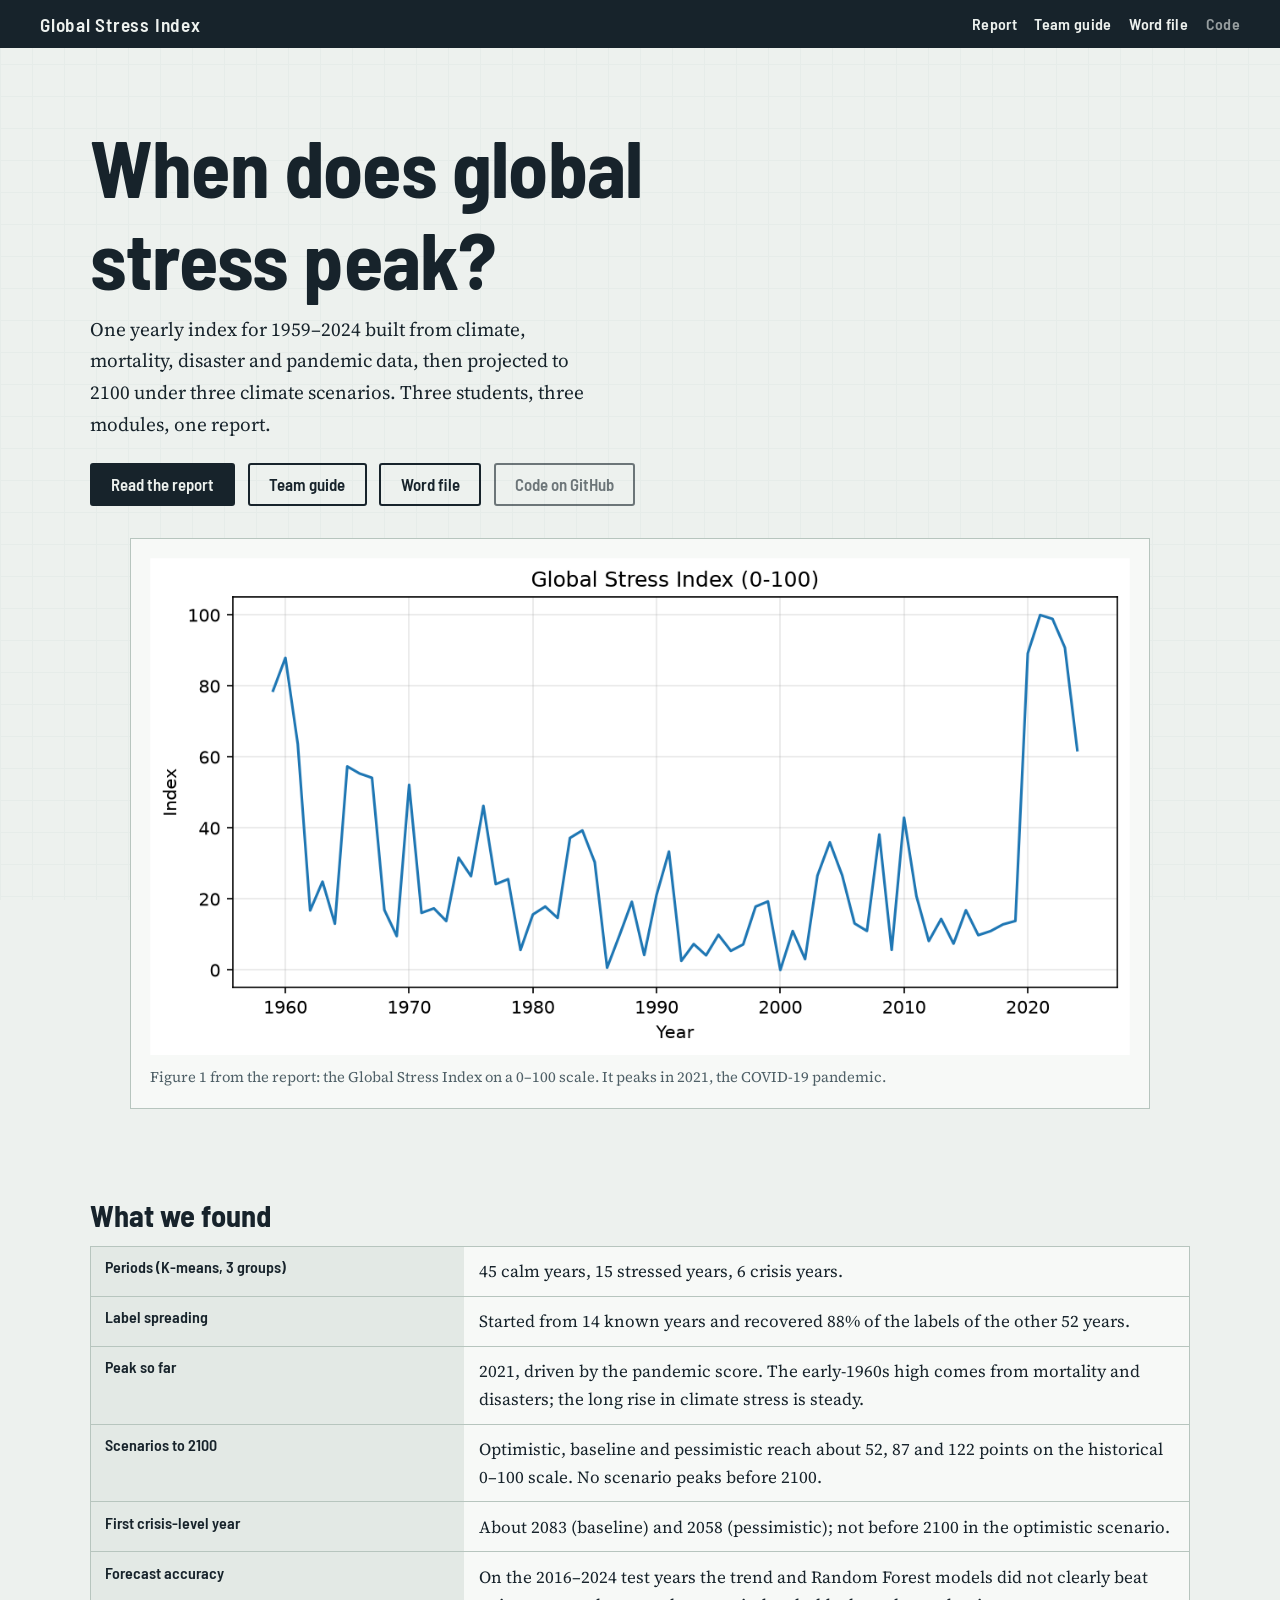
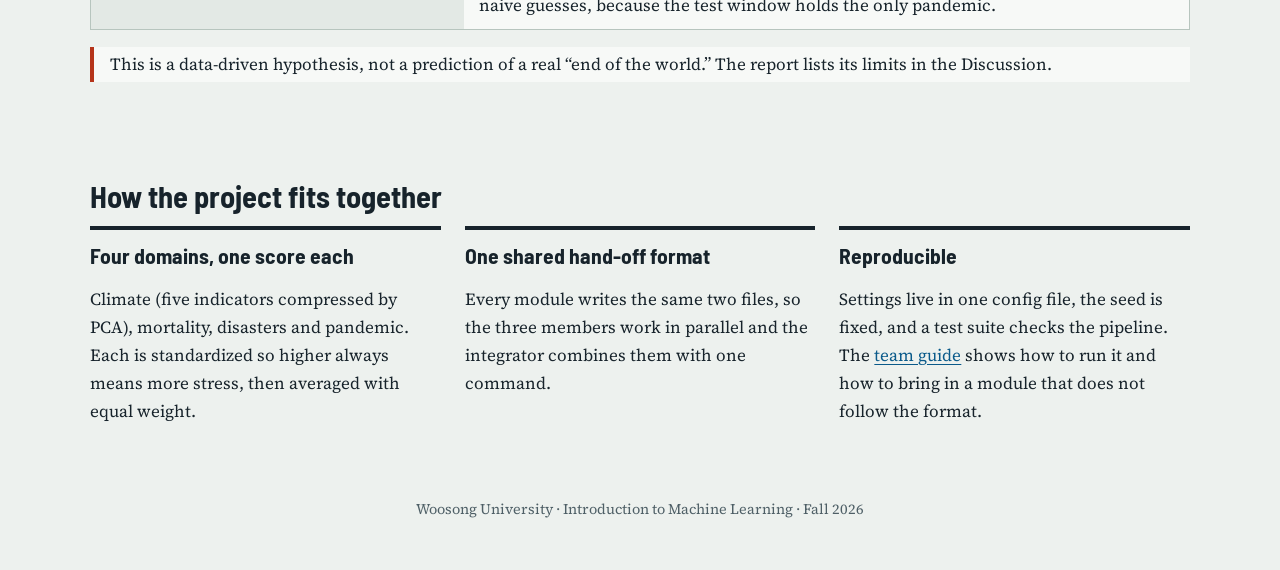
<file: docs/index.html>
<!doctype html>
<html lang="en">
<head>
<meta charset="utf-8">
<meta name="viewport" content="width=device-width, initial-scale=1">
<title>Global Stress Index</title>
<meta name="description" content="Team project site: report and guide for the Global Stress Index, 1959-2024.">
<link rel="preconnect" href="https://fonts.googleapis.com">
<link rel="preconnect" href="https://fonts.gstatic.com" crossorigin>
<link href="https://fonts.googleapis.com/css2?family=Barlow+Semi+Condensed:wght@500;600;700&family=Source+Serif+4:ital,opsz,wght@0,8..60,400;0,8..60,600;1,8..60,400&display=swap" rel="stylesheet">
<link rel="stylesheet" href="assets/style.css">
</head>
<body class="home">
<a class="skip" href="#main">Skip to content</a>
<header class="top">
  <a class="brand" href="index.html">Global Stress Index</a>
  <nav aria-label="Site">
    <a href="report.html">Report</a>
    <a href="guide.html">Team guide</a>
    <a href="downloads/End_of_the_World_Report.docx">Word file</a>
    <a class="repo" href="#" data-repo>Code</a>
  </nav>
</header>
<main id="main">
<section class="hero">
<h1>When does global stress peak?</h1>
<p class="lede">One yearly index for 1959&ndash;2024 built from climate, mortality, disaster and pandemic data, then projected to 2100 under three climate scenarios. Three students, three modules, one report.</p>
<p class="actions"><a class="btn primary" href="report.html">Read the report</a><a class="btn" href="guide.html">Team guide</a><a class="btn" href="downloads/End_of_the_World_Report.docx">Word file</a><a class="btn" href="#" data-repo>Code on GitHub</a></p>
<figure class="recorder"><img src="figures/fig1.png" alt="Line chart of the Global Stress Index from 1959 to 2024, high in 1959-1960 and 2020-2023, peaking at 100 in 2021" width="1200" height="608">
<figcaption>Figure 1 from the report: the Global Stress Index on a 0&ndash;100 scale. It peaks in 2021, the COVID-19 pandemic.</figcaption></figure>
</section>
<section class="band">
<h2>What we found</h2>
<table class="findings"><tbody>
<tr><th>Periods (K-means, 3 groups)</th><td>45 calm years, 15 stressed years, 6 crisis years.</td></tr>
<tr><th>Label spreading</th><td>Started from 14 known years and recovered 88% of the labels of the other 52 years.</td></tr>
<tr><th>Peak so far</th><td>2021, driven by the pandemic score. The early-1960s high comes from mortality and disasters; the long rise in climate stress is steady.</td></tr>
<tr><th>Scenarios to 2100</th><td>Optimistic, baseline and pessimistic reach about 52, 87 and 122 points on the historical 0&ndash;100 scale. No scenario peaks before 2100.</td></tr>
<tr><th>First crisis-level year</th><td>About 2083 (baseline) and 2058 (pessimistic); not before 2100 in the optimistic scenario.</td></tr>
<tr><th>Forecast accuracy</th><td>On the 2016&ndash;2024 test years the trend and Random Forest models did not clearly beat naive guesses, because the test window holds the only pandemic.</td></tr>
</tbody></table>
<p class="caveat">This is a data-driven hypothesis, not a prediction of a real &ldquo;end of the world.&rdquo; The report lists its limits in the Discussion.</p>
</section>
<section class="band">
<h2>How the project fits together</h2>
<div class="two">
<div><h3>Four domains, one score each</h3><p>Climate (five indicators compressed by PCA), mortality, disasters and pandemic. Each is standardized so higher always means more stress, then averaged with equal weight.</p></div>
<div><h3>One shared hand-off format</h3><p>Every module writes the same two files, so the three members work in parallel and the integrator combines them with one command.</p></div>
<div><h3>Reproducible</h3><p>Settings live in one config file, the seed is fixed, and a test suite checks the pipeline. The <a href="guide.html">team guide</a> shows how to run it and how to bring in a module that does not follow the format.</p></div>
</div>
</section>
</main>
<footer class="foot">Woosong University · Introduction to Machine Learning · Fall 2026</footer>
<script src="assets/site.js"></script>
</body>
</html>
</file>
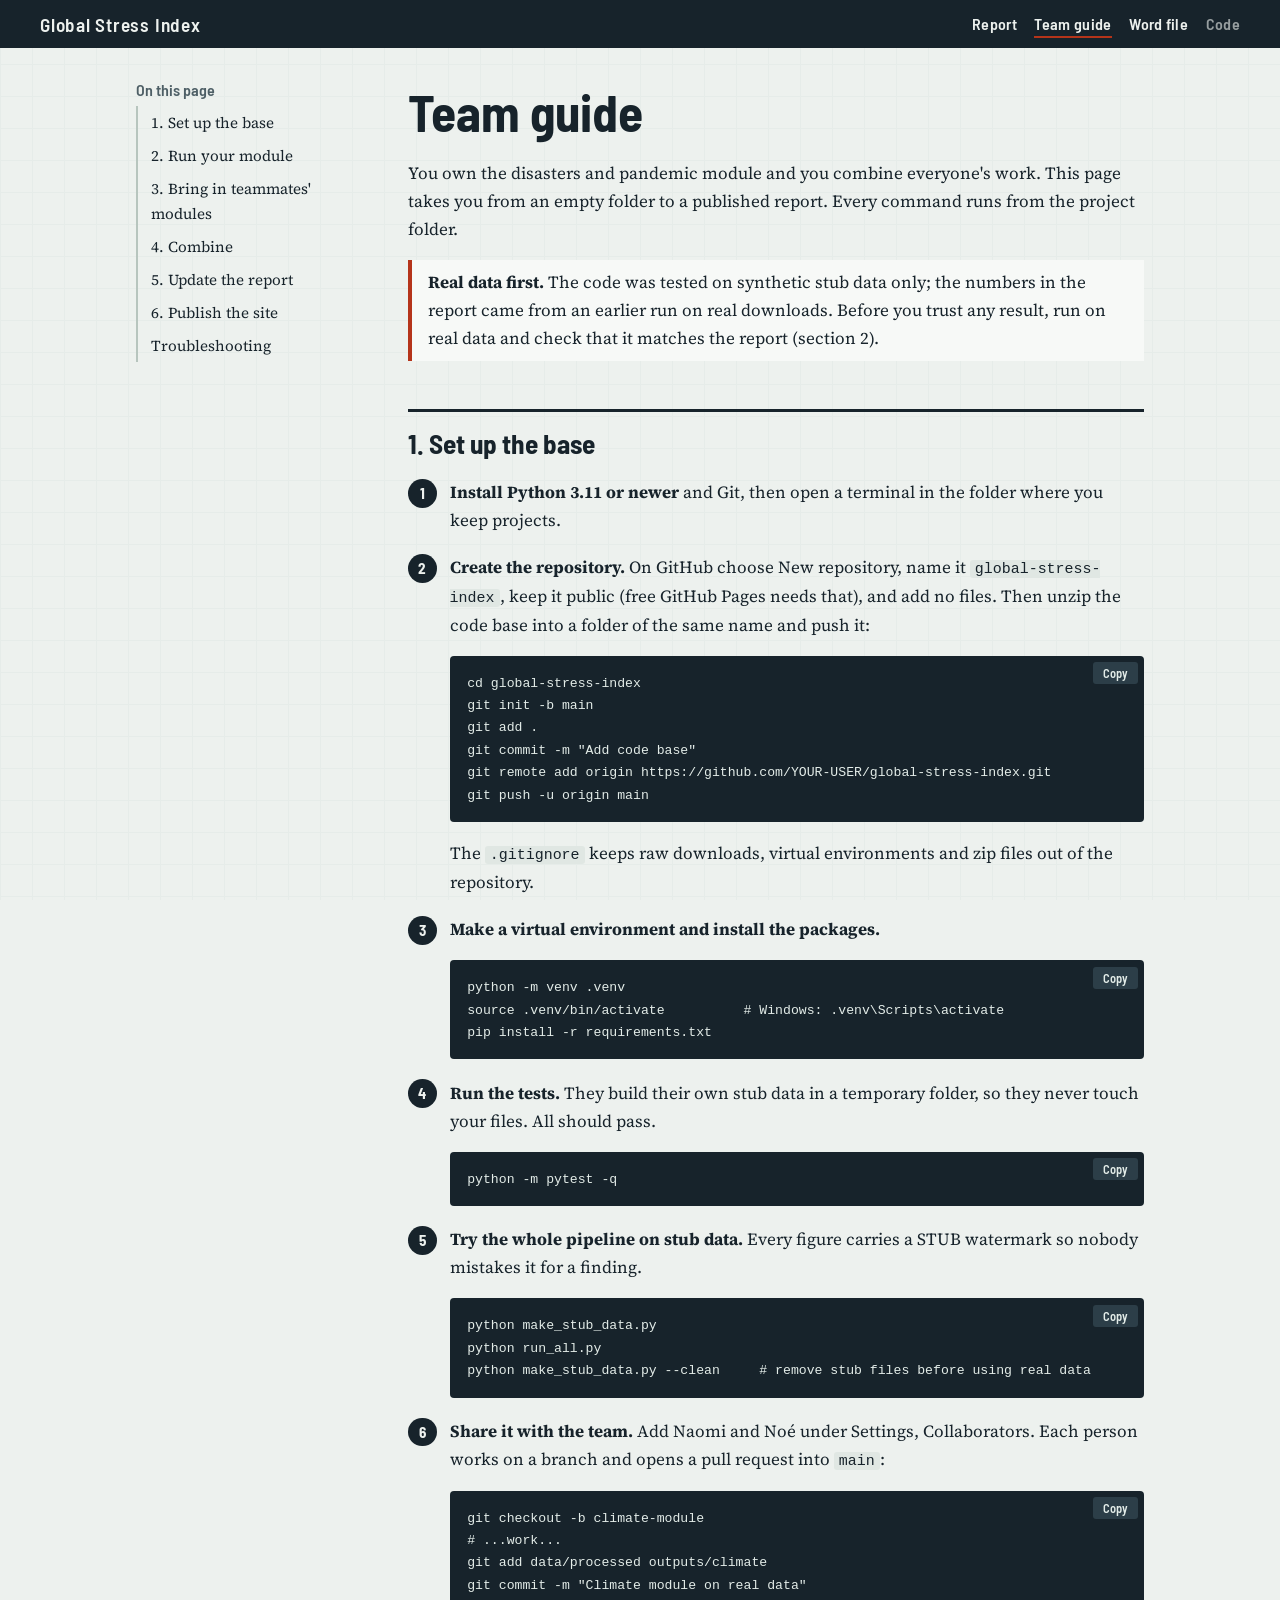
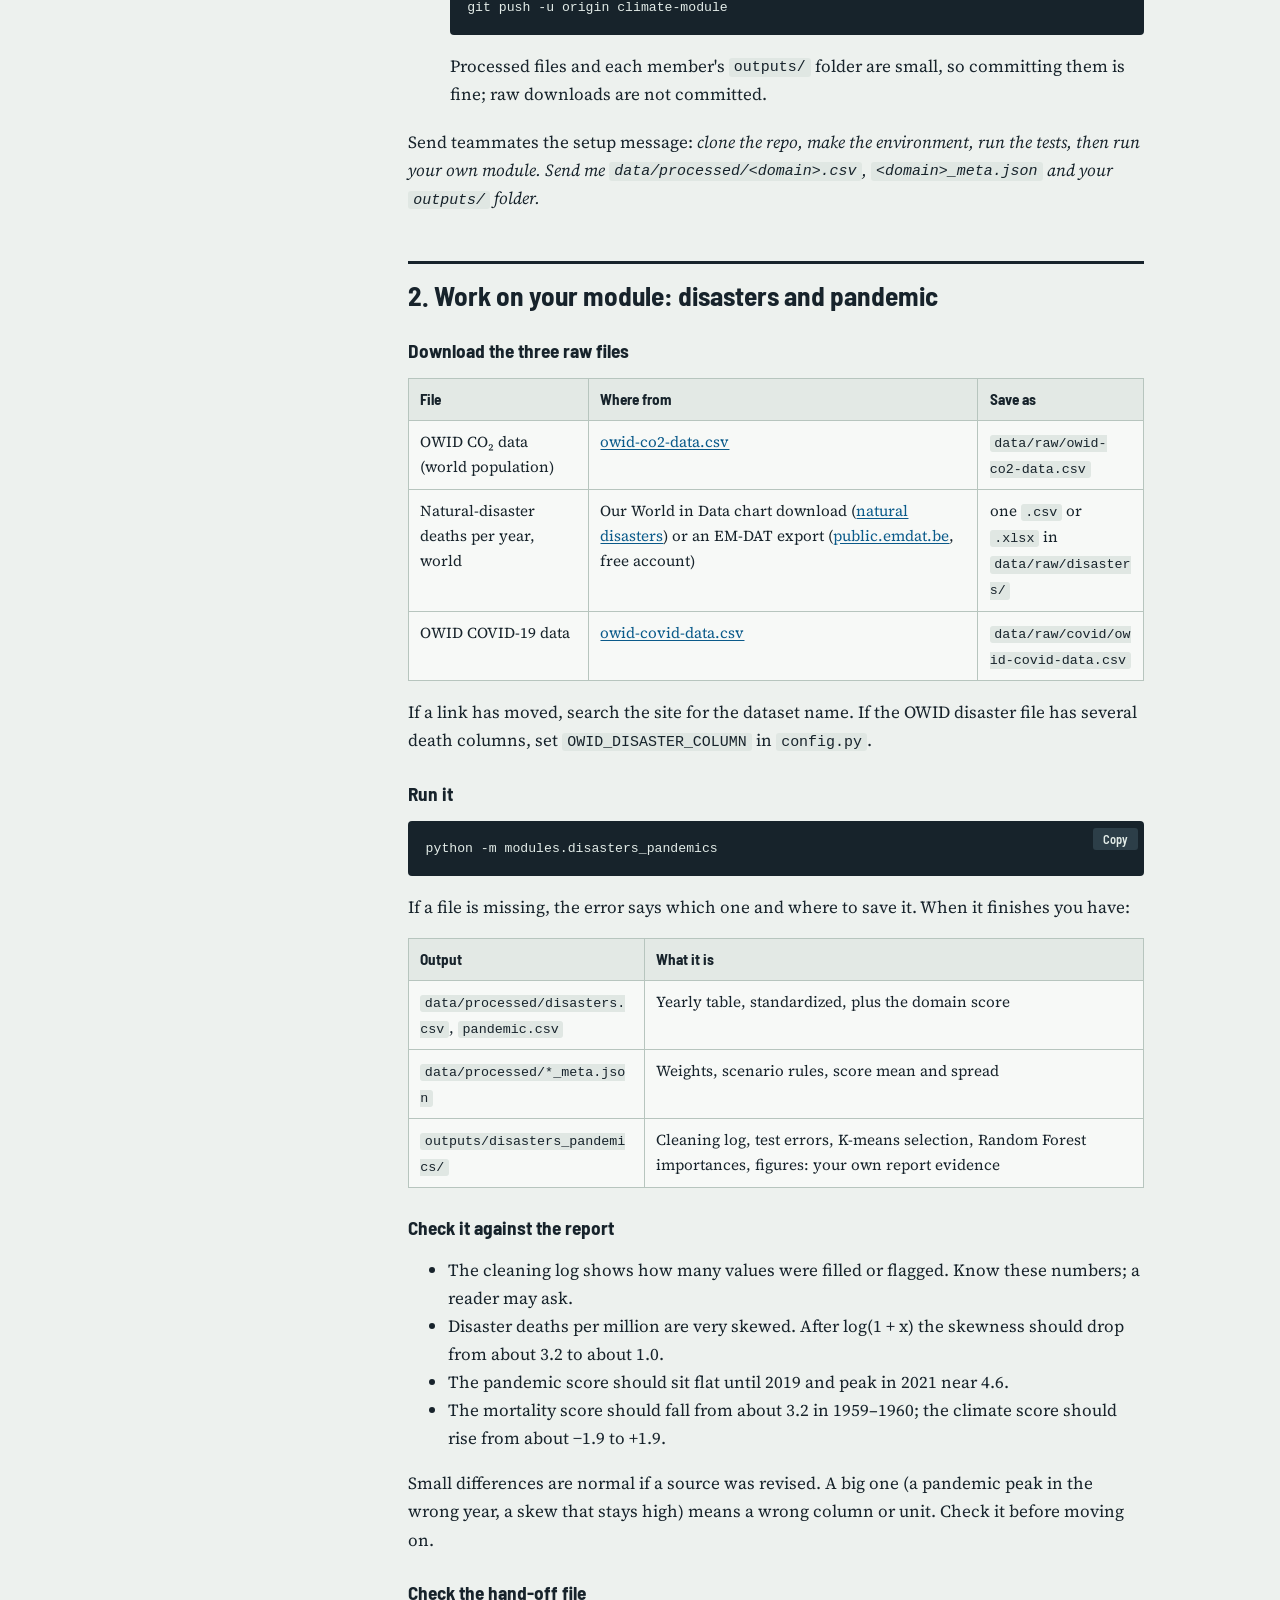
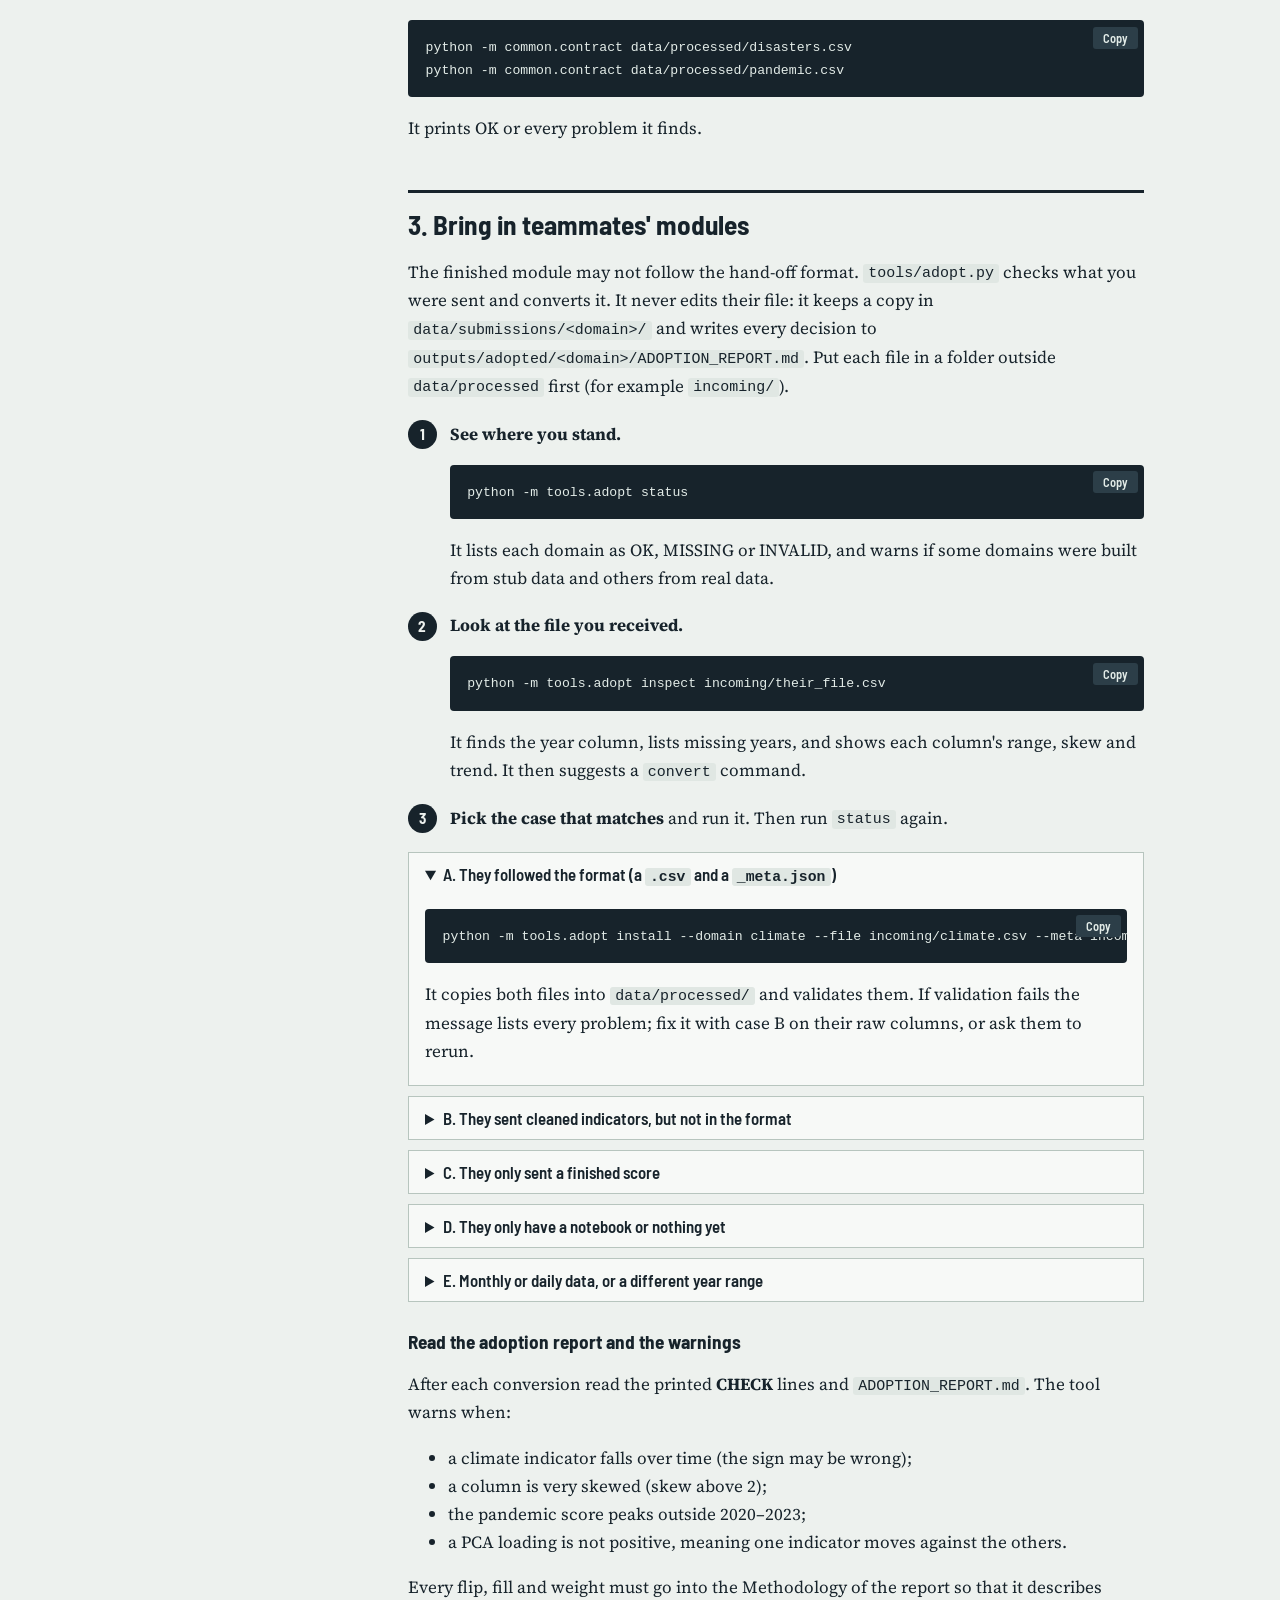
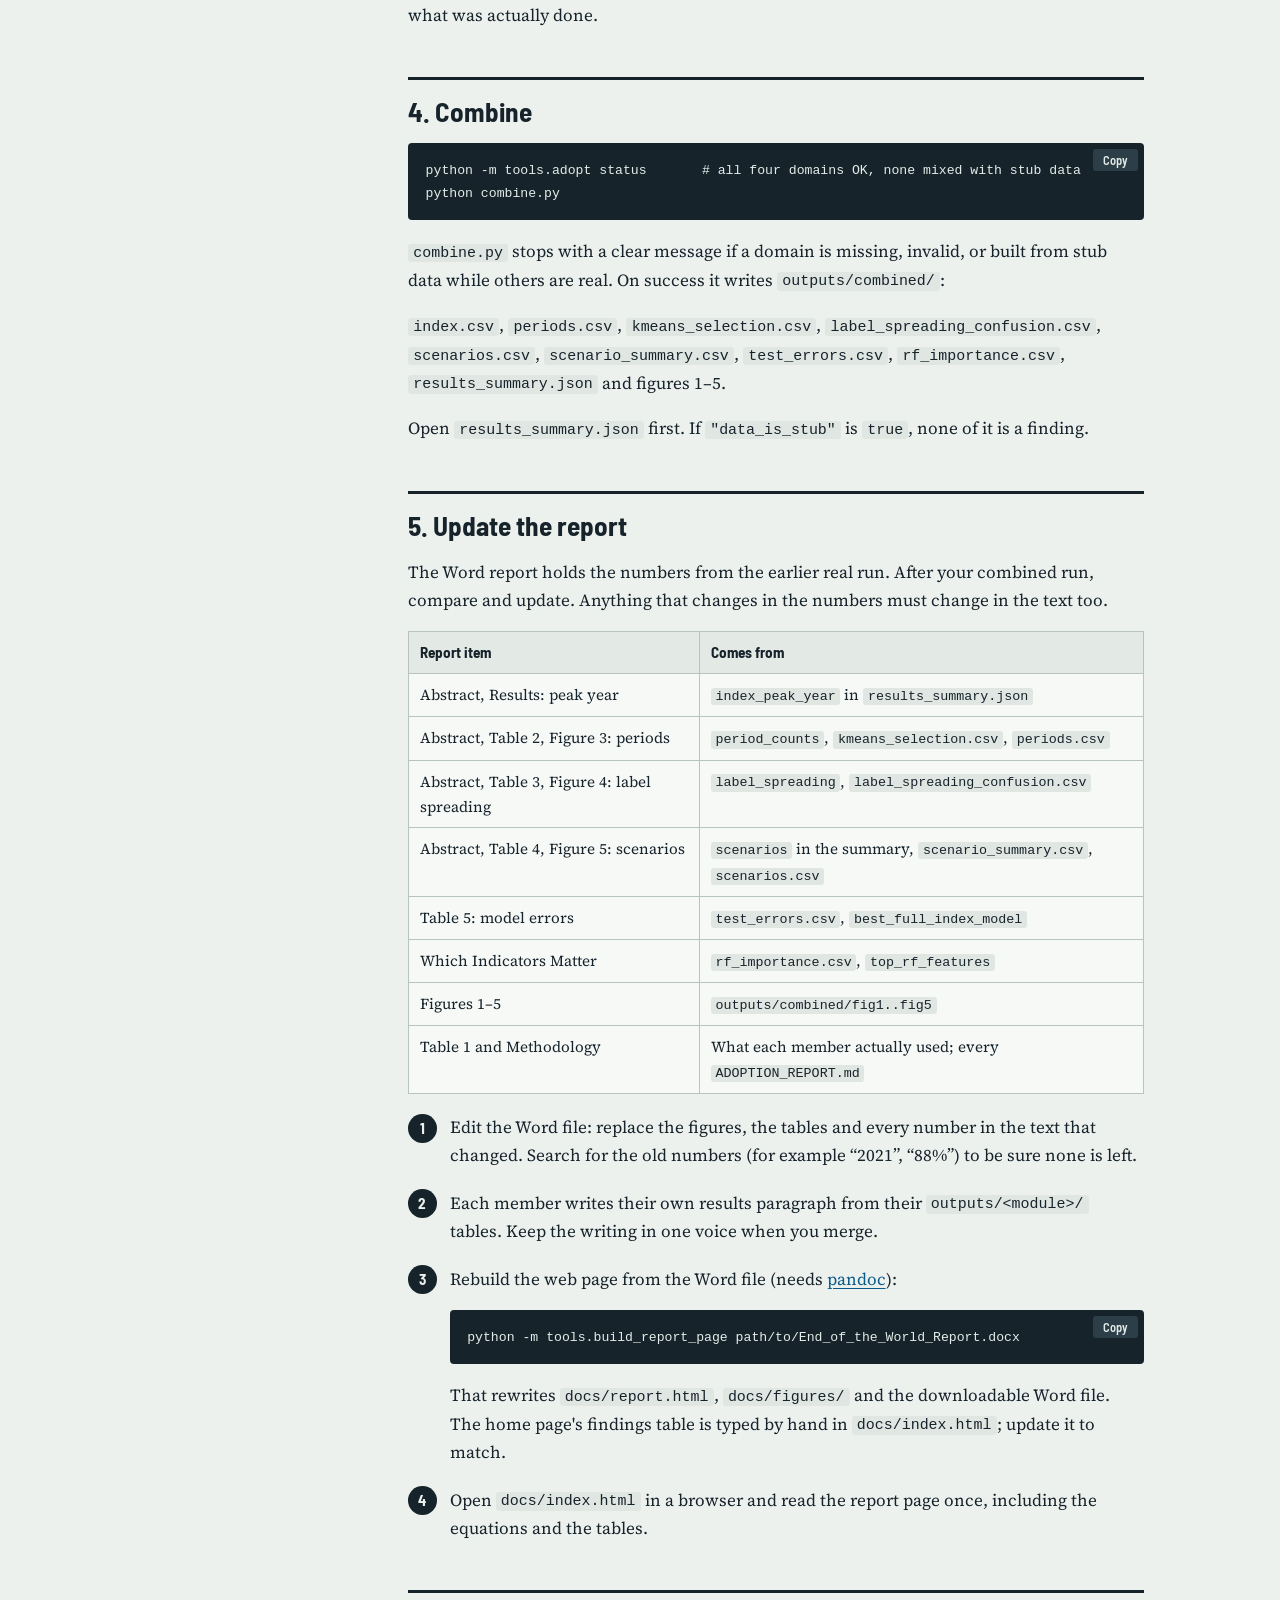
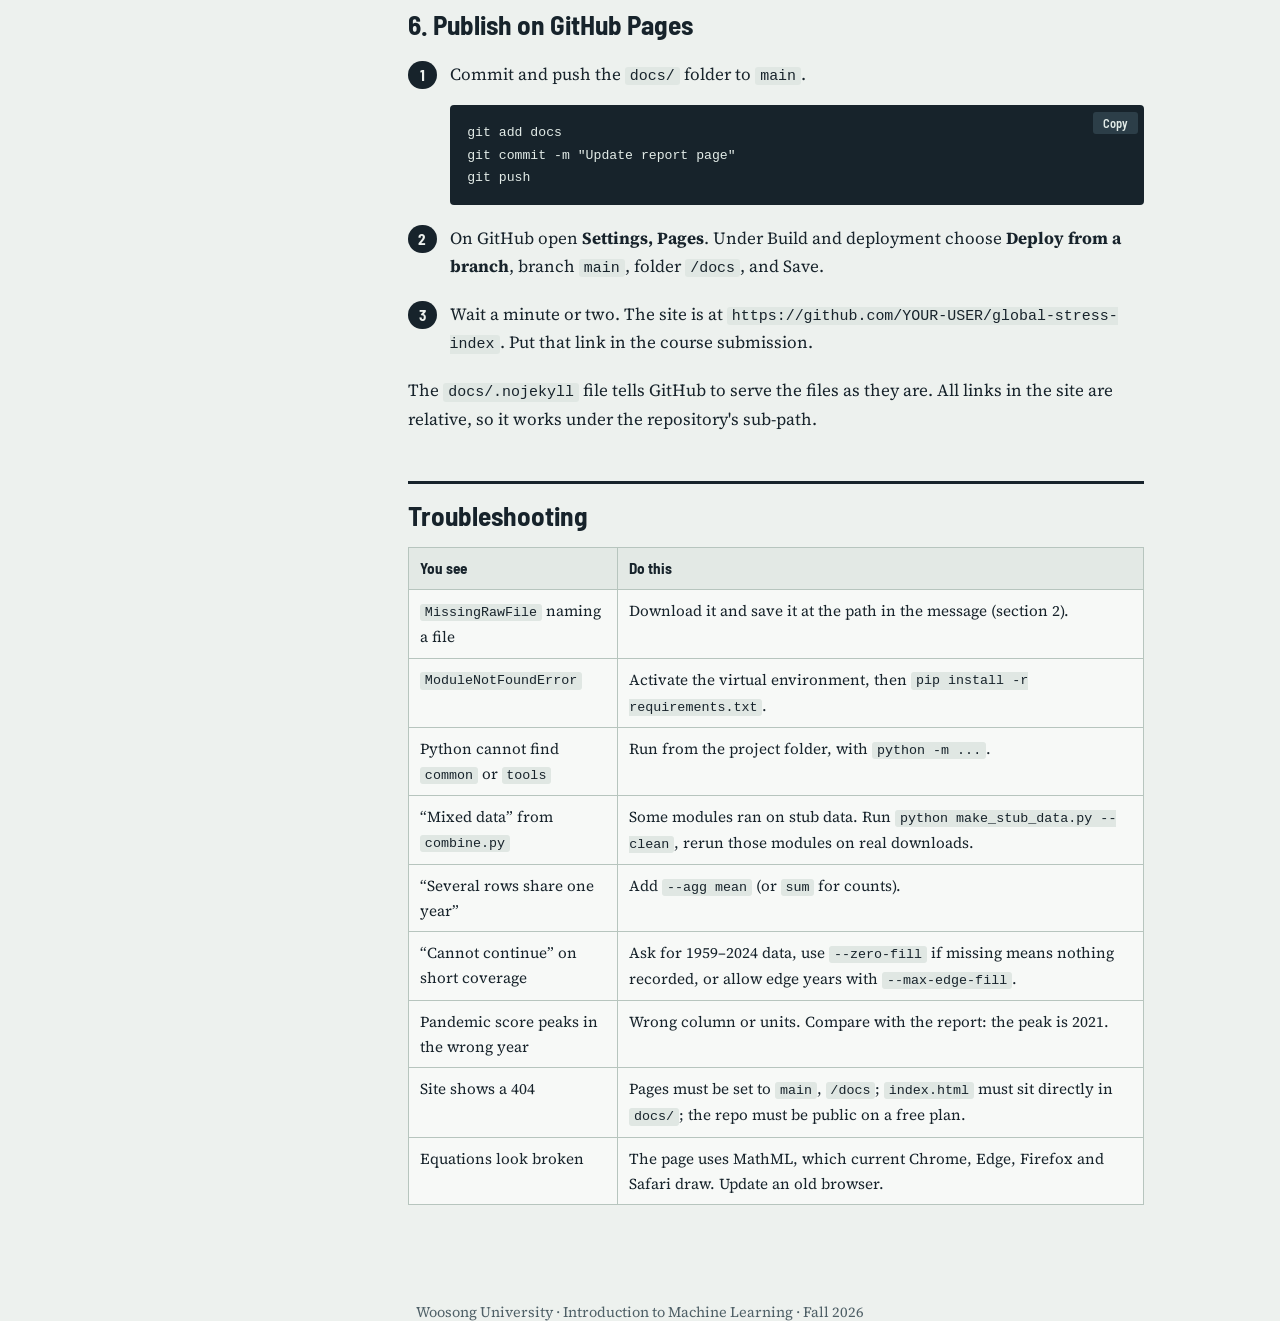
<file: docs/guide.html>
<!doctype html>
<html lang="en">
<head>
<meta charset="utf-8">
<meta name="viewport" content="width=device-width, initial-scale=1">
<title>Team guide | Global Stress Index</title>
<meta name="description" content="Set up the code base, run your module, bring in teammates modules, and publish the report.">
<link rel="preconnect" href="https://fonts.googleapis.com">
<link rel="preconnect" href="https://fonts.gstatic.com" crossorigin>
<link href="https://fonts.googleapis.com/css2?family=Barlow+Semi+Condensed:wght@500;600;700&family=Source+Serif+4:ital,opsz,wght@0,8..60,400;0,8..60,600;1,8..60,400&display=swap" rel="stylesheet">
<link rel="stylesheet" href="assets/style.css">
</head>
<body class="guidepage">
<a class="skip" href="#main">Skip to content</a>
<header class="top">
  <a class="brand" href="index.html">Global Stress Index</a>
  <nav aria-label="Site">
    <a href="report.html">Report</a>
    <a href="guide.html" aria-current="page">Team guide</a>
    <a href="downloads/End_of_the_World_Report.docx">Word file</a>
    <a class="repo" href="#" data-repo>Code</a>
  </nav>
</header>
<div class="guide">
<nav class="sidenav" aria-label="Guide sections"><p>On this page</p>
<a href="#setup">1. Set up the base</a><a href="#mine">2. Run your module</a><a href="#integrate">3. Bring in teammates' modules</a><a href="#combine">4. Combine</a><a href="#report">5. Update the report</a><a href="#publish">6. Publish the site</a><a href="#trouble">Troubleshooting</a></nav>
<main id="main">
<h1>Team guide</h1>
<p>You own the disasters and pandemic module and you combine everyone's work. This page takes you from an empty folder to a published report. Every command runs from the project folder.</p>
<div class="callout warn"><b>Real data first.</b> The code was tested on synthetic stub data only; the numbers in the report came from an earlier run on real downloads. Before you trust any result, run on real data and check that it matches the report (section 2).</div>

<section id="setup"><h2>1. Set up the base</h2>
<div class="steps">
<div class="step"><p><b>Install Python 3.11 or newer</b> and Git, then open a terminal in the folder where you keep projects.</p></div>
<div class="step"><p><b>Create the repository.</b> On GitHub choose New repository, name it <code>global-stress-index</code>, keep it public (free GitHub Pages needs that), and add no files. Then unzip the code base into a folder of the same name and push it:</p>
<pre><code>cd global-stress-index
git init -b main
git add .
git commit -m "Add code base"
git remote add origin https://github.com/YOUR-USER/global-stress-index.git
git push -u origin main</code></pre>
<p>The <code>.gitignore</code> keeps raw downloads, virtual environments and zip files out of the repository.</p></div>
<div class="step"><p><b>Make a virtual environment and install the packages.</b></p>
<pre><code>python -m venv .venv
source .venv/bin/activate          # Windows: .venv\Scripts\activate
pip install -r requirements.txt</code></pre></div>
<div class="step"><p><b>Run the tests.</b> They build their own stub data in a temporary folder, so they never touch your files. All should pass.</p>
<pre><code>python -m pytest -q</code></pre></div>
<div class="step"><p><b>Try the whole pipeline on stub data.</b> Every figure carries a STUB watermark so nobody mistakes it for a finding.</p>
<pre><code>python make_stub_data.py
python run_all.py
python make_stub_data.py --clean     # remove stub files before using real data</code></pre></div>
<div class="step"><p><b>Share it with the team.</b> Add Naomi and Noé under Settings, Collaborators. Each person works on a branch and opens a pull request into <code>main</code>:</p>
<pre><code>git checkout -b climate-module
# ...work...
git add data/processed outputs/climate
git commit -m "Climate module on real data"
git push -u origin climate-module</code></pre>
<p>Processed files and each member's <code>outputs/</code> folder are small, so committing them is fine; raw downloads are not committed.</p></div>
</div>
<p>Send teammates the setup message: <i>clone the repo, make the environment, run the tests, then run your own module. Send me <code>data/processed/&lt;domain&gt;.csv</code>, <code>&lt;domain&gt;_meta.json</code> and your <code>outputs/</code> folder.</i></p>
</section>

<section id="mine"><h2>2. Work on your module: disasters and pandemic</h2>
<h3>Download the three raw files</h3>
<table><thead><tr><th>File</th><th>Where from</th><th>Save as</th></tr></thead><tbody>
<tr><td>OWID CO₂ data (world population)</td><td><a href="https://raw.githubusercontent.com/owid/co2-data/master/owid-co2-data.csv">owid-co2-data.csv</a></td><td><code>data/raw/owid-co2-data.csv</code></td></tr>
<tr><td>Natural-disaster deaths per year, world</td><td>Our World in Data chart download (<a href="https://ourworldindata.org/natural-disasters">natural disasters</a>) or an EM-DAT export (<a href="https://public.emdat.be">public.emdat.be</a>, free account)</td><td>one <code>.csv</code> or <code>.xlsx</code> in <code>data/raw/disasters/</code></td></tr>
<tr><td>OWID COVID-19 data</td><td><a href="https://raw.githubusercontent.com/owid/covid-19-data/master/public/data/owid-covid-data.csv">owid-covid-data.csv</a></td><td><code>data/raw/covid/owid-covid-data.csv</code></td></tr>
</tbody></table>
<p>If a link has moved, search the site for the dataset name. If the OWID disaster file has several death columns, set <code>OWID_DISASTER_COLUMN</code> in <code>config.py</code>.</p>
<h3>Run it</h3>
<pre><code>python -m modules.disasters_pandemics</code></pre>
<p>If a file is missing, the error says which one and where to save it. When it finishes you have:</p>
<table><thead><tr><th>Output</th><th>What it is</th></tr></thead><tbody>
<tr><td><code>data/processed/disasters.csv</code>, <code>pandemic.csv</code></td><td>Yearly table, standardized, plus the domain score</td></tr>
<tr><td><code>data/processed/*_meta.json</code></td><td>Weights, scenario rules, score mean and spread</td></tr>
<tr><td><code>outputs/disasters_pandemics/</code></td><td>Cleaning log, test errors, K-means selection, Random Forest importances, figures: your own report evidence</td></tr>
</tbody></table>
<h3>Check it against the report</h3>
<ul>
<li>The cleaning log shows how many values were filled or flagged. Know these numbers; a reader may ask.</li>
<li>Disaster deaths per million are very skewed. After log(1 + x) the skewness should drop from about 3.2 to about 1.0.</li>
<li>The pandemic score should sit flat until 2019 and peak in 2021 near 4.6.</li>
<li>The mortality score should fall from about 3.2 in 1959&ndash;1960; the climate score should rise from about &minus;1.9 to +1.9.</li>
</ul>
<p>Small differences are normal if a source was revised. A big one (a pandemic peak in the wrong year, a skew that stays high) means a wrong column or unit. Check it before moving on.</p>
<h3>Check the hand-off file</h3>
<pre><code>python -m common.contract data/processed/disasters.csv
python -m common.contract data/processed/pandemic.csv</code></pre>
<p>It prints OK or every problem it finds.</p>
</section>

<section id="integrate"><h2>3. Bring in teammates' modules</h2>
<p>The finished module may not follow the hand-off format. <code>tools/adopt.py</code> checks what you were sent and converts it. It never edits their file: it keeps a copy in <code>data/submissions/&lt;domain&gt;/</code> and writes every decision to <code>outputs/adopted/&lt;domain&gt;/ADOPTION_REPORT.md</code>. Put each file in a folder outside <code>data/processed</code> first (for example <code>incoming/</code>).</p>
<div class="steps">
<div class="step"><p><b>See where you stand.</b></p><pre><code>python -m tools.adopt status</code></pre><p>It lists each domain as OK, MISSING or INVALID, and warns if some domains were built from stub data and others from real data.</p></div>
<div class="step"><p><b>Look at the file you received.</b></p><pre><code>python -m tools.adopt inspect incoming/their_file.csv</code></pre><p>It finds the year column, lists missing years, and shows each column's range, skew and trend. It then suggests a <code>convert</code> command.</p></div>
<div class="step"><p><b>Pick the case that matches</b> and run it. Then run <code>status</code> again.</p></div>
</div>

<details open><summary>A. They followed the format (a <code>.csv</code> and a <code>_meta.json</code>)</summary>
<pre><code>python -m tools.adopt install --domain climate --file incoming/climate.csv --meta incoming/climate_meta.json</code></pre>
<p>It copies both files into <code>data/processed/</code> and validates them. If validation fails the message lists every problem; fix it with case B on their raw columns, or ask them to rerun.</p></details>

<details><summary>B. They sent cleaned indicators, but not in the format</summary>
<p>Typical: a column called <code>Year</code>, a gap or two, other column names, no standardizing. Decide for each column whether <b>higher means more stress</b>. If lower means more stress (life expectancy, sea ice), pass it to <code>--flip</code>.</p>
<pre><code>python -m tools.adopt convert --domain climate --file incoming/climate_raw.csv \
    --indicators temp_anomaly,co2_ppm,sea_ice --flip sea_ice --pca</code></pre>
<p>Useful options:</p>
<table><thead><tr><th>Option</th><th>Use it when</th></tr></thead><tbody>
<tr><td><code>--flip a,b</code></td><td>Lower values of these columns mean more stress</td></tr>
<tr><td><code>--pca</code></td><td>Weight the indicators with the first principal component (the climate method in the report)</td></tr>
<tr><td><code>--weights a=2,b=1</code></td><td>You want unequal weights</td></tr>
<tr><td><code>--aux a</code></td><td>Keep a column but leave it out of the score (weight 0), like birth rate</td></tr>
<tr><td><code>--log1p a</code></td><td>The column is a very skewed count</td></tr>
<tr><td><code>--zero-fill a</code></td><td>A missing year means &ldquo;nothing recorded&rdquo;</td></tr>
<tr><td><code>--max-edge-fill N</code></td><td>The file starts late or ends early by a few years (default 1; more is refused)</td></tr>
<tr><td><code>--projection a=min</code></td><td>Choose the 2100 rule: <code>trend</code>, <code>trend_scaled</code> or <code>min</code></td></tr>
</tbody></table>
<p>Defaults: climate indicators use <code>trend_scaled</code>, pandemic uses <code>min</code>, everything else <code>trend</code>. A column named <code>score</code> or ending in <code>_z</code> is renamed with a <code>submitted_</code> prefix so it cannot clash with the format.</p></details>

<details><summary>C. They only sent a finished score</summary>
<pre><code>python -m tools.adopt convert --domain pandemic --file incoming/pandemic.csv --score-only burden</code></pre>
<p>The score is standardized and used as it is. The report will say the module's internals are theirs; ask them for a sentence describing how they built it.</p>
<div class="callout warn">With a single score the 2100 scenarios can only extend its trend, so the result is less informative than with raw indicators. Ask for the indicators if you can.</div></details>

<details><summary>D. They only have a notebook or nothing yet</summary>
<p>Ask them to save one table: a year column and the indicators they used, as <code>.csv</code> or <code>.xlsx</code>. In a notebook that is <code>df.to_csv("file.csv", index=False)</code>. Then use case B. If they have nothing, they can run the shared module for their domain on the real downloads (<code>python -m modules.climate</code> or <code>modules.demographics</code>); that is the fallback.</p></details>

<details><summary>E. Monthly or daily data, or a different year range</summary>
<p>Several rows in one year need a rule for combining them:</p>
<pre><code>python -m tools.adopt convert --domain mortality --file incoming/monthly.csv --agg mean</code></pre>
<p>Use <code>mean</code> for rates and levels, <code>sum</code> for counts. Dates in any common format are read; the tool takes the year. If the file does not cover 1959&ndash;2024 it stops and tells you; it never invents years beyond the edge-fill limit. Excel files work too (<code>--sheet NAME</code>).</p></details>

<h3>Read the adoption report and the warnings</h3>
<p>After each conversion read the printed <b>CHECK</b> lines and <code>ADOPTION_REPORT.md</code>. The tool warns when:</p>
<ul>
<li>a climate indicator falls over time (the sign may be wrong);</li>
<li>a column is very skewed (skew above 2);</li>
<li>the pandemic score peaks outside 2020&ndash;2023;</li>
<li>a PCA loading is not positive, meaning one indicator moves against the others.</li></ul>
<p>Every flip, fill and weight must go into the Methodology of the report so that it describes what was actually done.</p>
</section>

<section id="combine"><h2>4. Combine</h2>
<pre><code>python -m tools.adopt status       # all four domains OK, none mixed with stub data
python combine.py</code></pre>
<p><code>combine.py</code> stops with a clear message if a domain is missing, invalid, or built from stub data while others are real. On success it writes <code>outputs/combined/</code>:</p>
<p><code>index.csv</code>, <code>periods.csv</code>, <code>kmeans_selection.csv</code>, <code>label_spreading_confusion.csv</code>, <code>scenarios.csv</code>, <code>scenario_summary.csv</code>, <code>test_errors.csv</code>, <code>rf_importance.csv</code>, <code>results_summary.json</code> and figures 1&ndash;5.</p>
<p>Open <code>results_summary.json</code> first. If <code>"data_is_stub"</code> is <code>true</code>, none of it is a finding.</p>
</section>

<section id="report"><h2>5. Update the report</h2>
<p>The Word report holds the numbers from the earlier real run. After your combined run, compare and update. Anything that changes in the numbers must change in the text too.</p>
<table><thead><tr><th>Report item</th><th>Comes from</th></tr></thead><tbody>
<tr><td>Abstract, Results: peak year</td><td><code>index_peak_year</code> in <code>results_summary.json</code></td></tr>
<tr><td>Abstract, Table 2, Figure 3: periods</td><td><code>period_counts</code>, <code>kmeans_selection.csv</code>, <code>periods.csv</code></td></tr>
<tr><td>Abstract, Table 3, Figure 4: label spreading</td><td><code>label_spreading</code>, <code>label_spreading_confusion.csv</code></td></tr>
<tr><td>Abstract, Table 4, Figure 5: scenarios</td><td><code>scenarios</code> in the summary, <code>scenario_summary.csv</code>, <code>scenarios.csv</code></td></tr>
<tr><td>Table 5: model errors</td><td><code>test_errors.csv</code>, <code>best_full_index_model</code></td></tr>
<tr><td>Which Indicators Matter</td><td><code>rf_importance.csv</code>, <code>top_rf_features</code></td></tr>
<tr><td>Figures 1&ndash;5</td><td><code>outputs/combined/fig1..fig5</code></td></tr>
<tr><td>Table 1 and Methodology</td><td>What each member actually used; every <code>ADOPTION_REPORT.md</code></td></tr>
</tbody></table>
<div class="steps">
<div class="step"><p>Edit the Word file: replace the figures, the tables and every number in the text that changed. Search for the old numbers (for example &ldquo;2021&rdquo;, &ldquo;88%&rdquo;) to be sure none is left.</p></div>
<div class="step"><p>Each member writes their own results paragraph from their <code>outputs/&lt;module&gt;/</code> tables. Keep the writing in one voice when you merge.</p></div>
<div class="step"><p>Rebuild the web page from the Word file (needs <a href="https://pandoc.org/installing.html">pandoc</a>):</p>
<pre><code>python -m tools.build_report_page path/to/End_of_the_World_Report.docx</code></pre>
<p>That rewrites <code>docs/report.html</code>, <code>docs/figures/</code> and the downloadable Word file. The home page's findings table is typed by hand in <code>docs/index.html</code>; update it to match.</p></div>
<div class="step"><p>Open <code>docs/index.html</code> in a browser and read the report page once, including the equations and the tables.</p></div>
</div>
</section>

<section id="publish"><h2>6. Publish on GitHub Pages</h2>
<div class="steps">
<div class="step"><p>Commit and push the <code>docs/</code> folder to <code>main</code>.</p>
<pre><code>git add docs
git commit -m "Update report page"
git push</code></pre></div>
<div class="step"><p>On GitHub open <b>Settings, Pages</b>. Under Build and deployment choose <b>Deploy from a branch</b>, branch <code>main</code>, folder <code>/docs</code>, and Save.</p></div>
<div class="step"><p>Wait a minute or two. The site is at <code data-repo-url>https://YOUR-USER.github.io/global-stress-index/</code>. Put that link in the course submission.</p></div>
</div>
<p>The <code>docs/.nojekyll</code> file tells GitHub to serve the files as they are. All links in the site are relative, so it works under the repository's sub-path.</p>
</section>

<section id="trouble"><h2>Troubleshooting</h2>
<table><thead><tr><th>You see</th><th>Do this</th></tr></thead><tbody>
<tr><td><code>MissingRawFile</code> naming a file</td><td>Download it and save it at the path in the message (section 2).</td></tr>
<tr><td><code>ModuleNotFoundError</code></td><td>Activate the virtual environment, then <code>pip install -r requirements.txt</code>.</td></tr>
<tr><td>Python cannot find <code>common</code> or <code>tools</code></td><td>Run from the project folder, with <code>python -m ...</code>.</td></tr>
<tr><td>&ldquo;Mixed data&rdquo; from <code>combine.py</code></td><td>Some modules ran on stub data. Run <code>python make_stub_data.py --clean</code>, rerun those modules on real downloads.</td></tr>
<tr><td>&ldquo;Several rows share one year&rdquo;</td><td>Add <code>--agg mean</code> (or <code>sum</code> for counts).</td></tr>
<tr><td>&ldquo;Cannot continue&rdquo; on short coverage</td><td>Ask for 1959&ndash;2024 data, use <code>--zero-fill</code> if missing means nothing recorded, or allow edge years with <code>--max-edge-fill</code>.</td></tr>
<tr><td>Pandemic score peaks in the wrong year</td><td>Wrong column or units. Compare with the report: the peak is 2021.</td></tr>
<tr><td>Site shows a 404</td><td>Pages must be set to <code>main</code>, <code>/docs</code>; <code>index.html</code> must sit directly in <code>docs/</code>; the repo must be public on a free plan.</td></tr>
<tr><td>Equations look broken</td><td>The page uses MathML, which current Chrome, Edge, Firefox and Safari draw. Update an old browser.</td></tr>
</tbody></table>
</section>
</main></div>
<footer class="foot">Woosong University · Introduction to Machine Learning · Fall 2026</footer>
<script src="assets/site.js"></script>
</body>
</html>
</file>
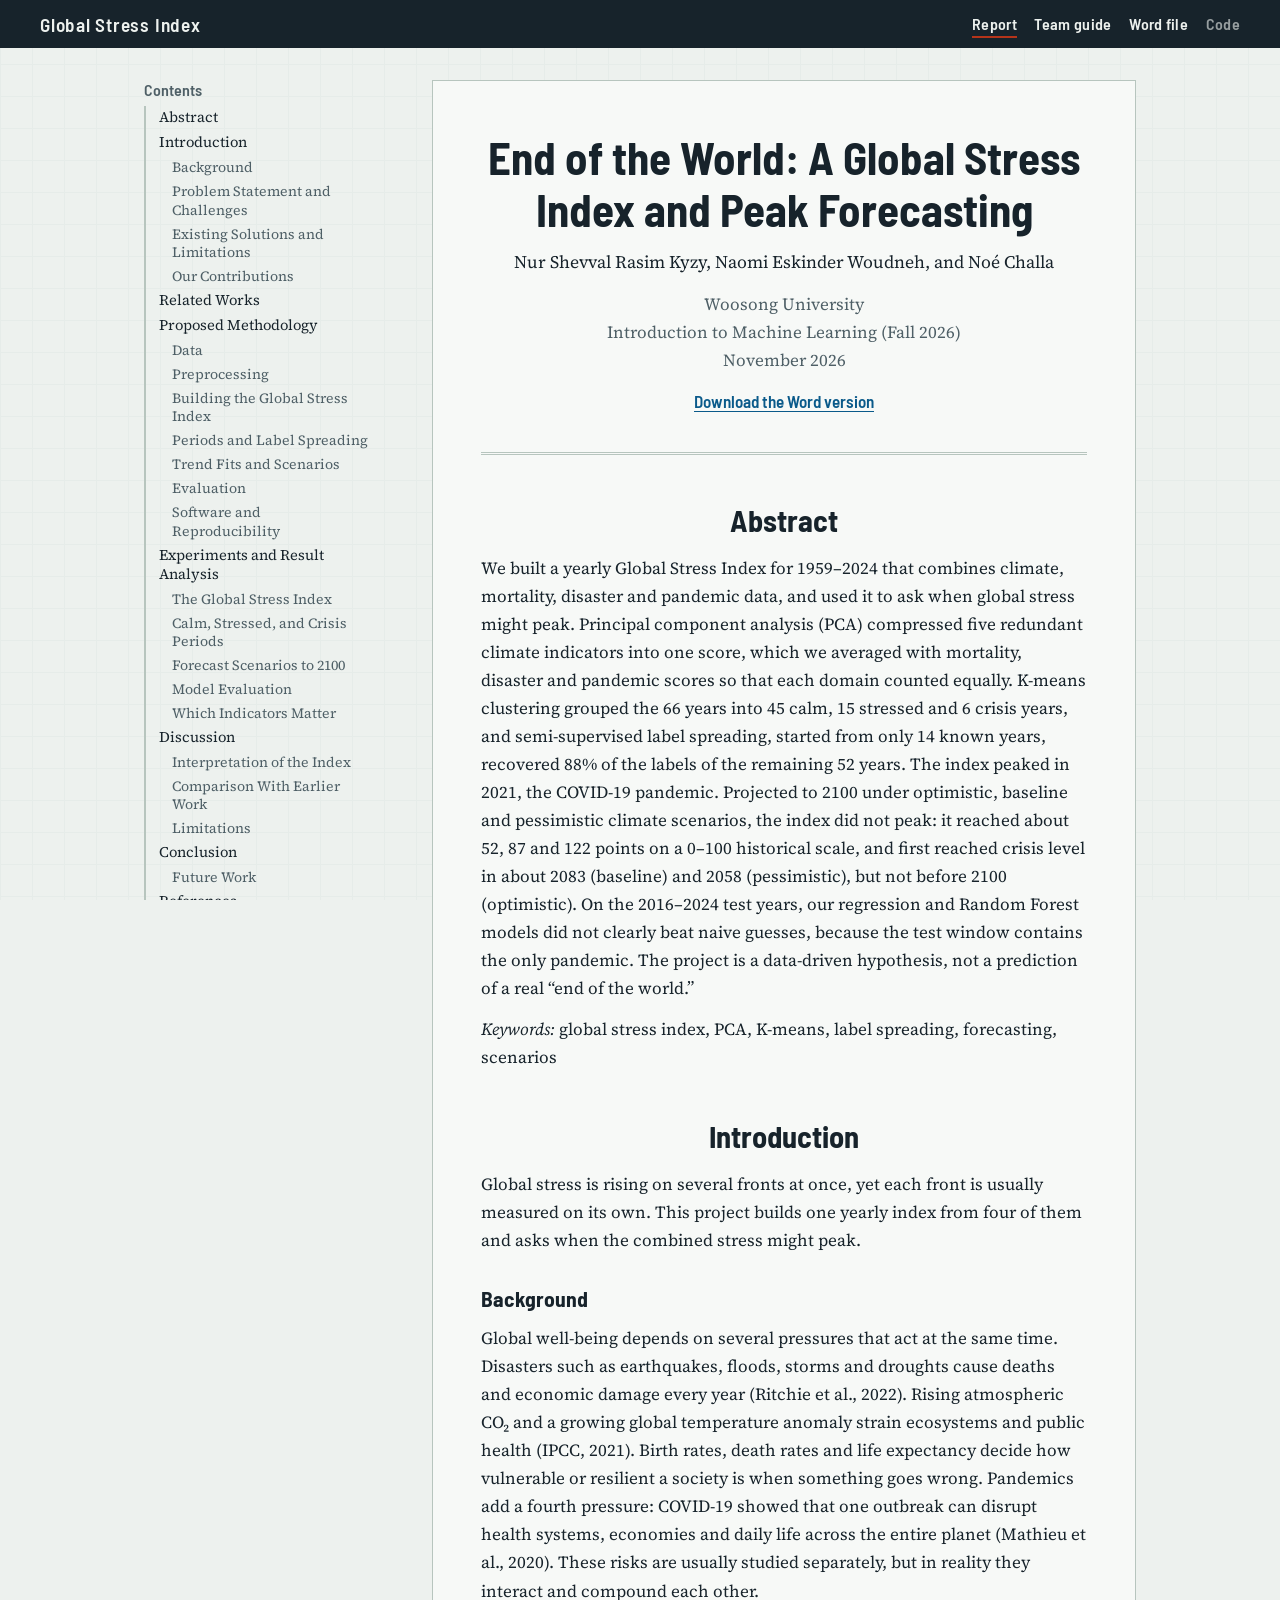
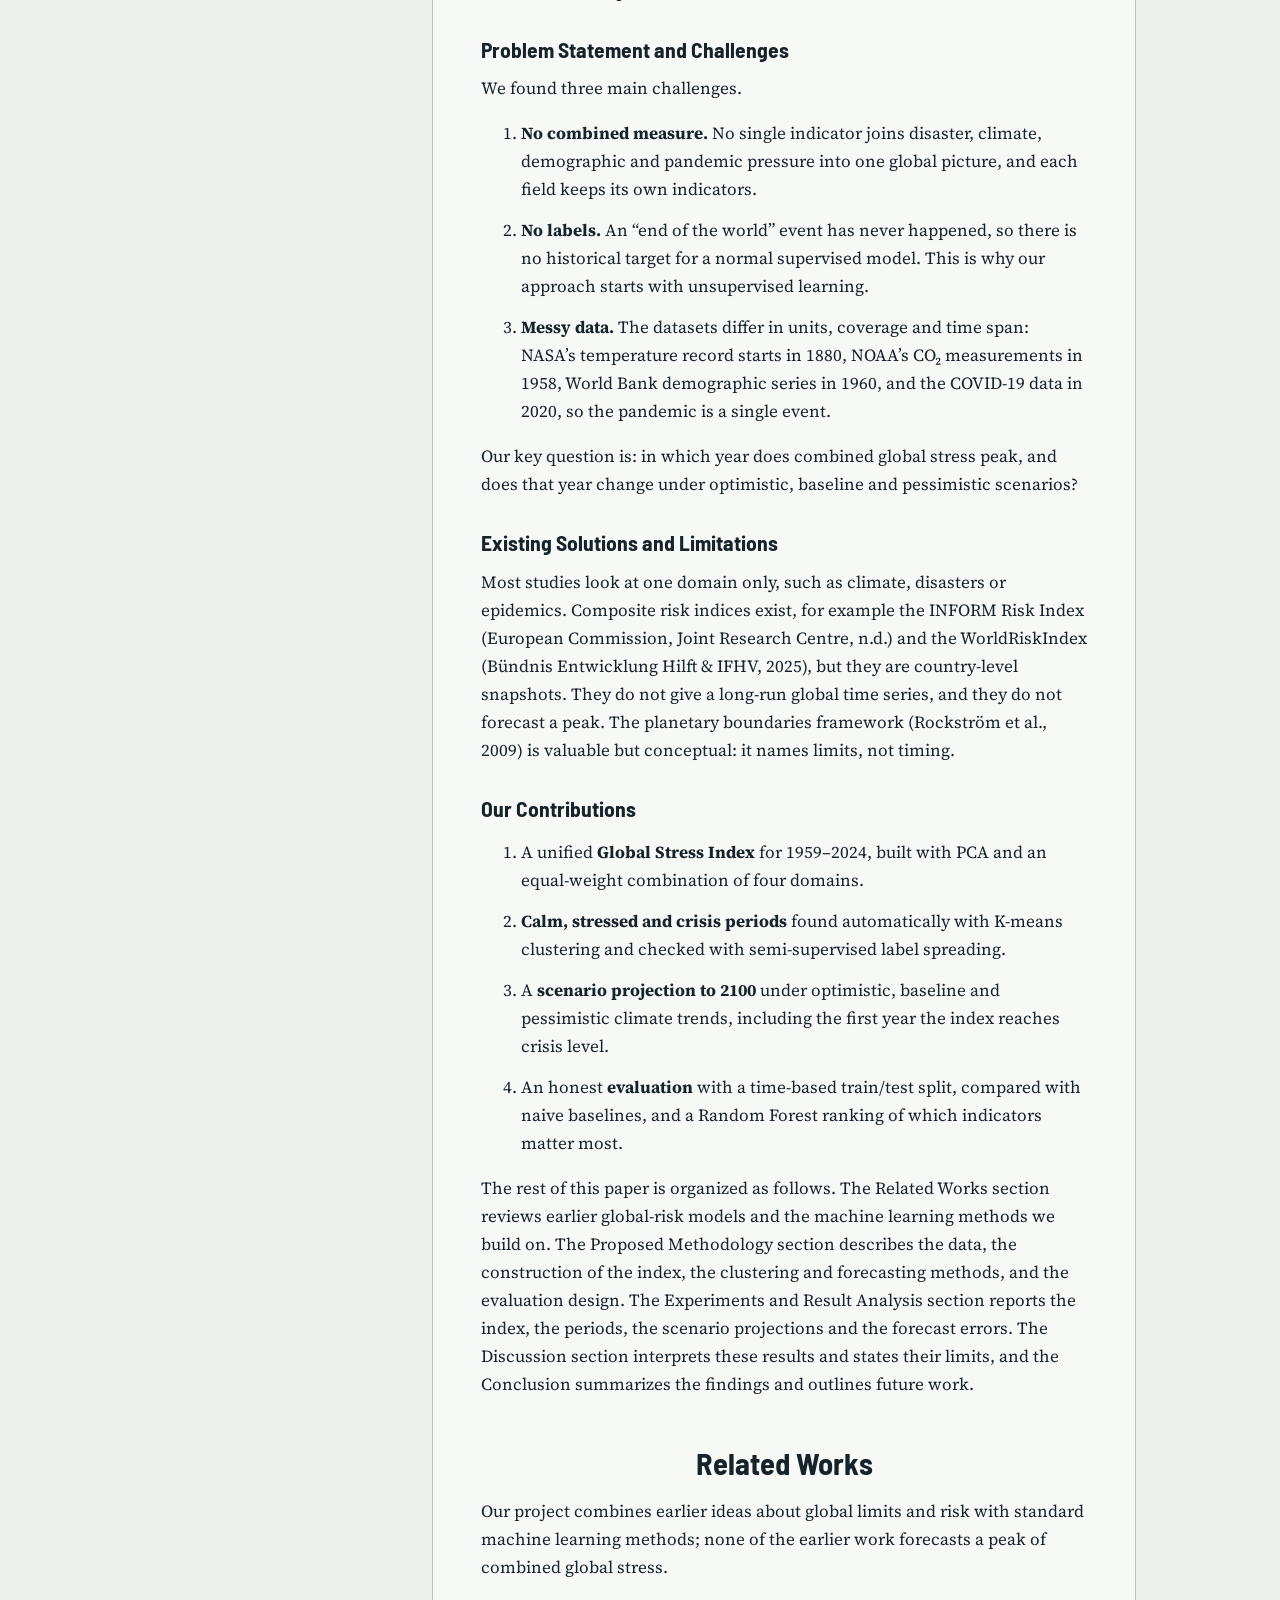
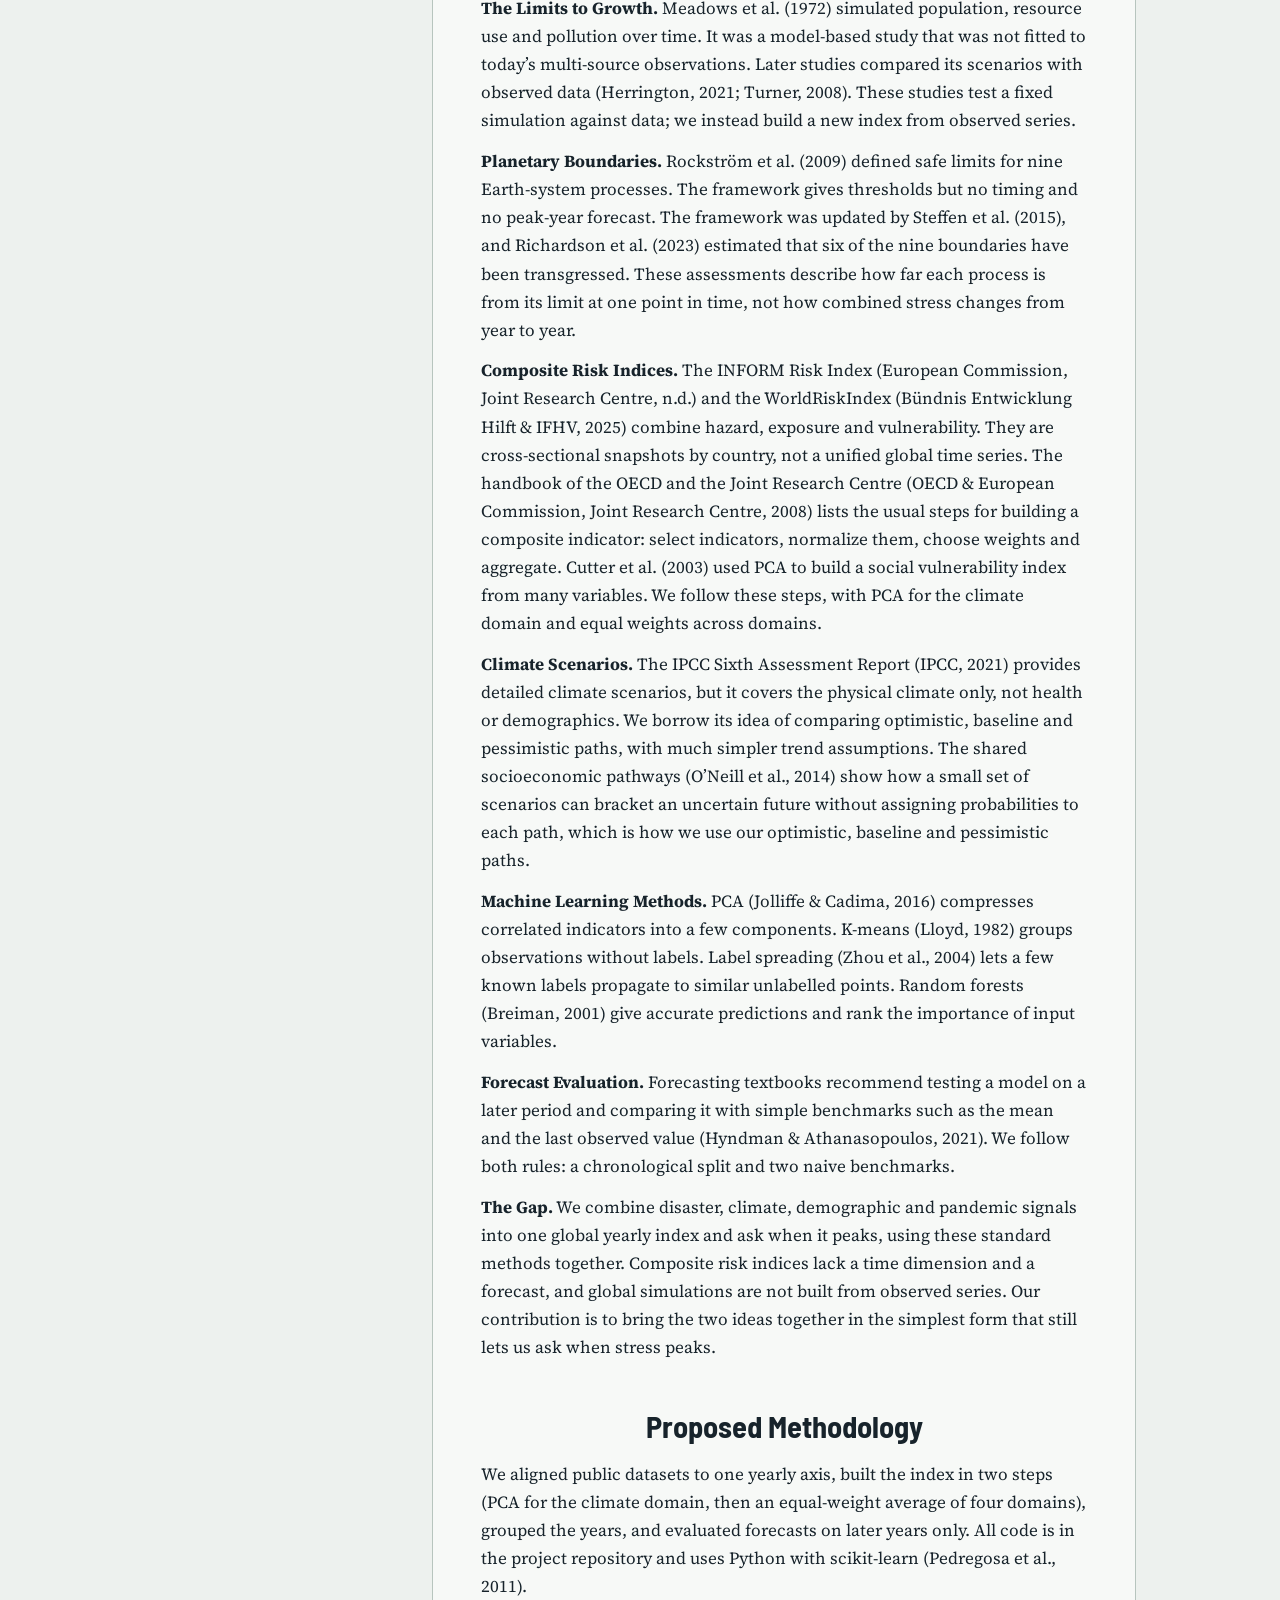
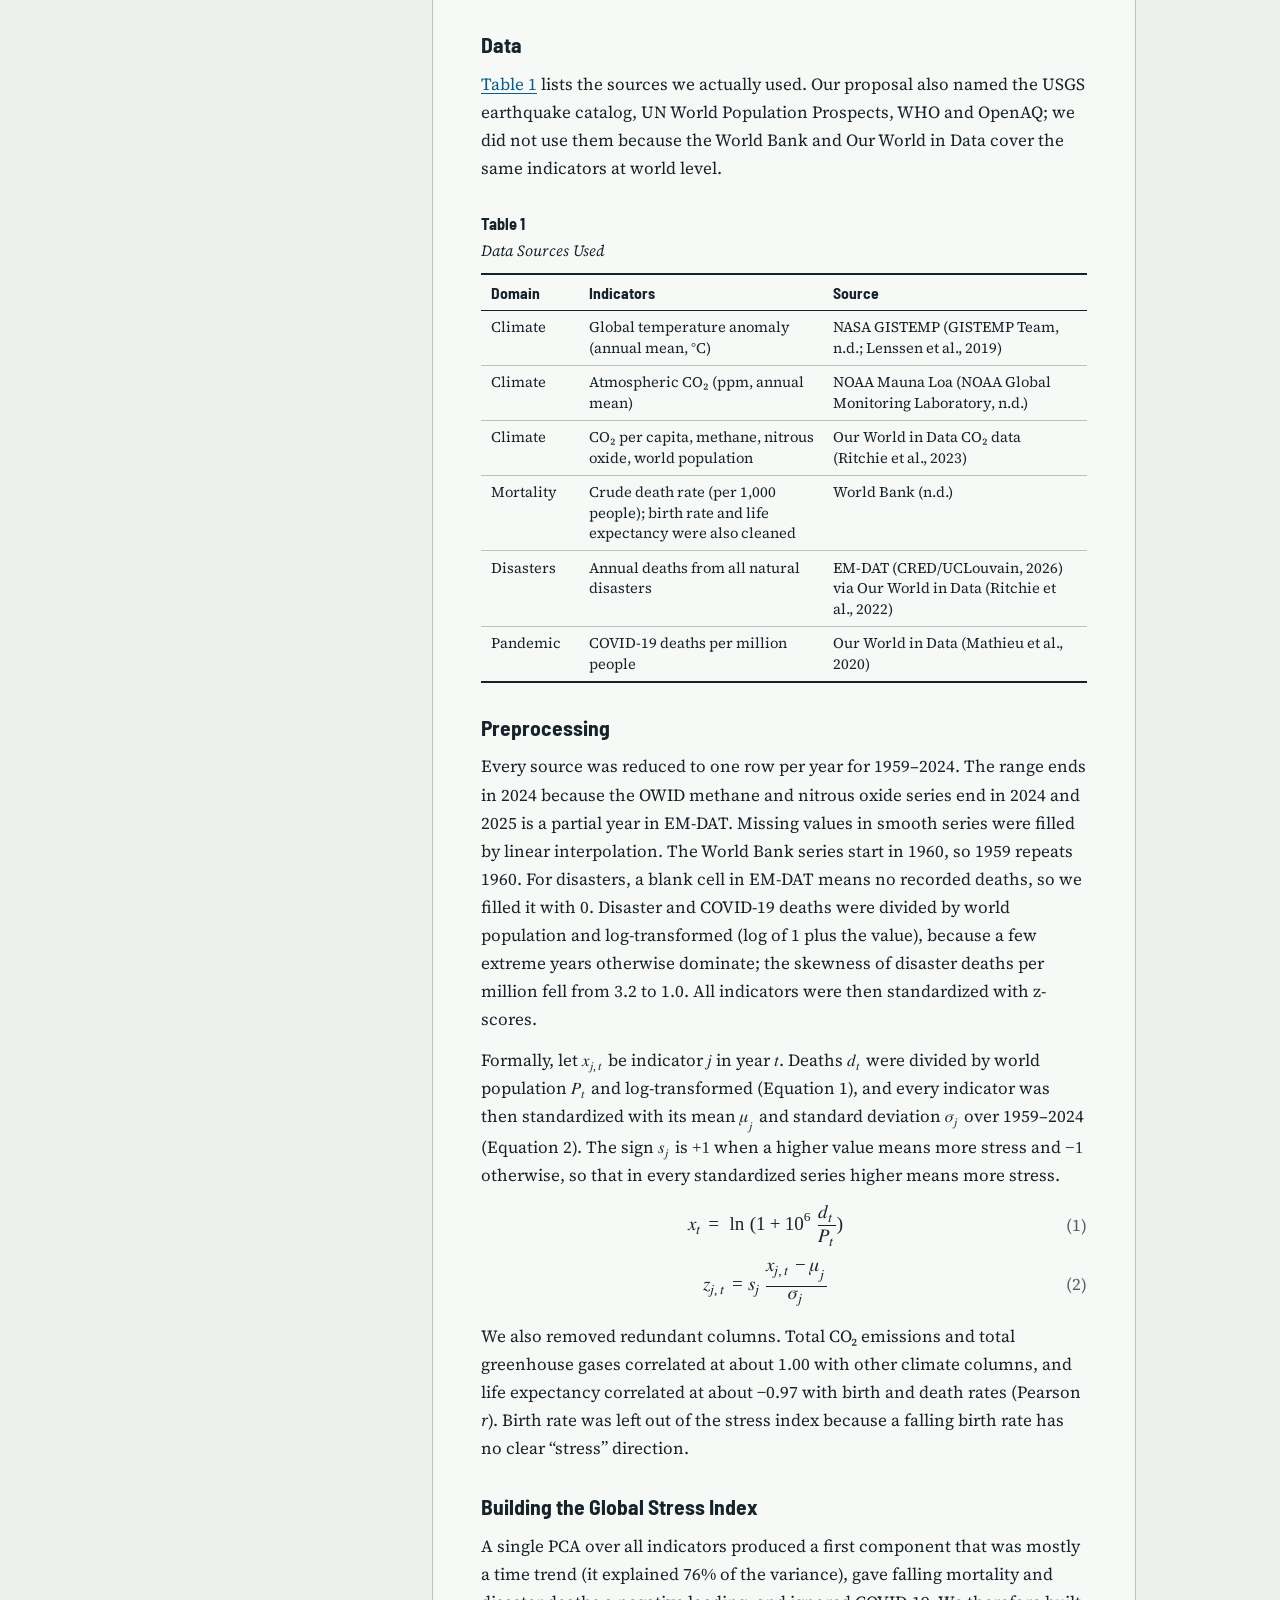
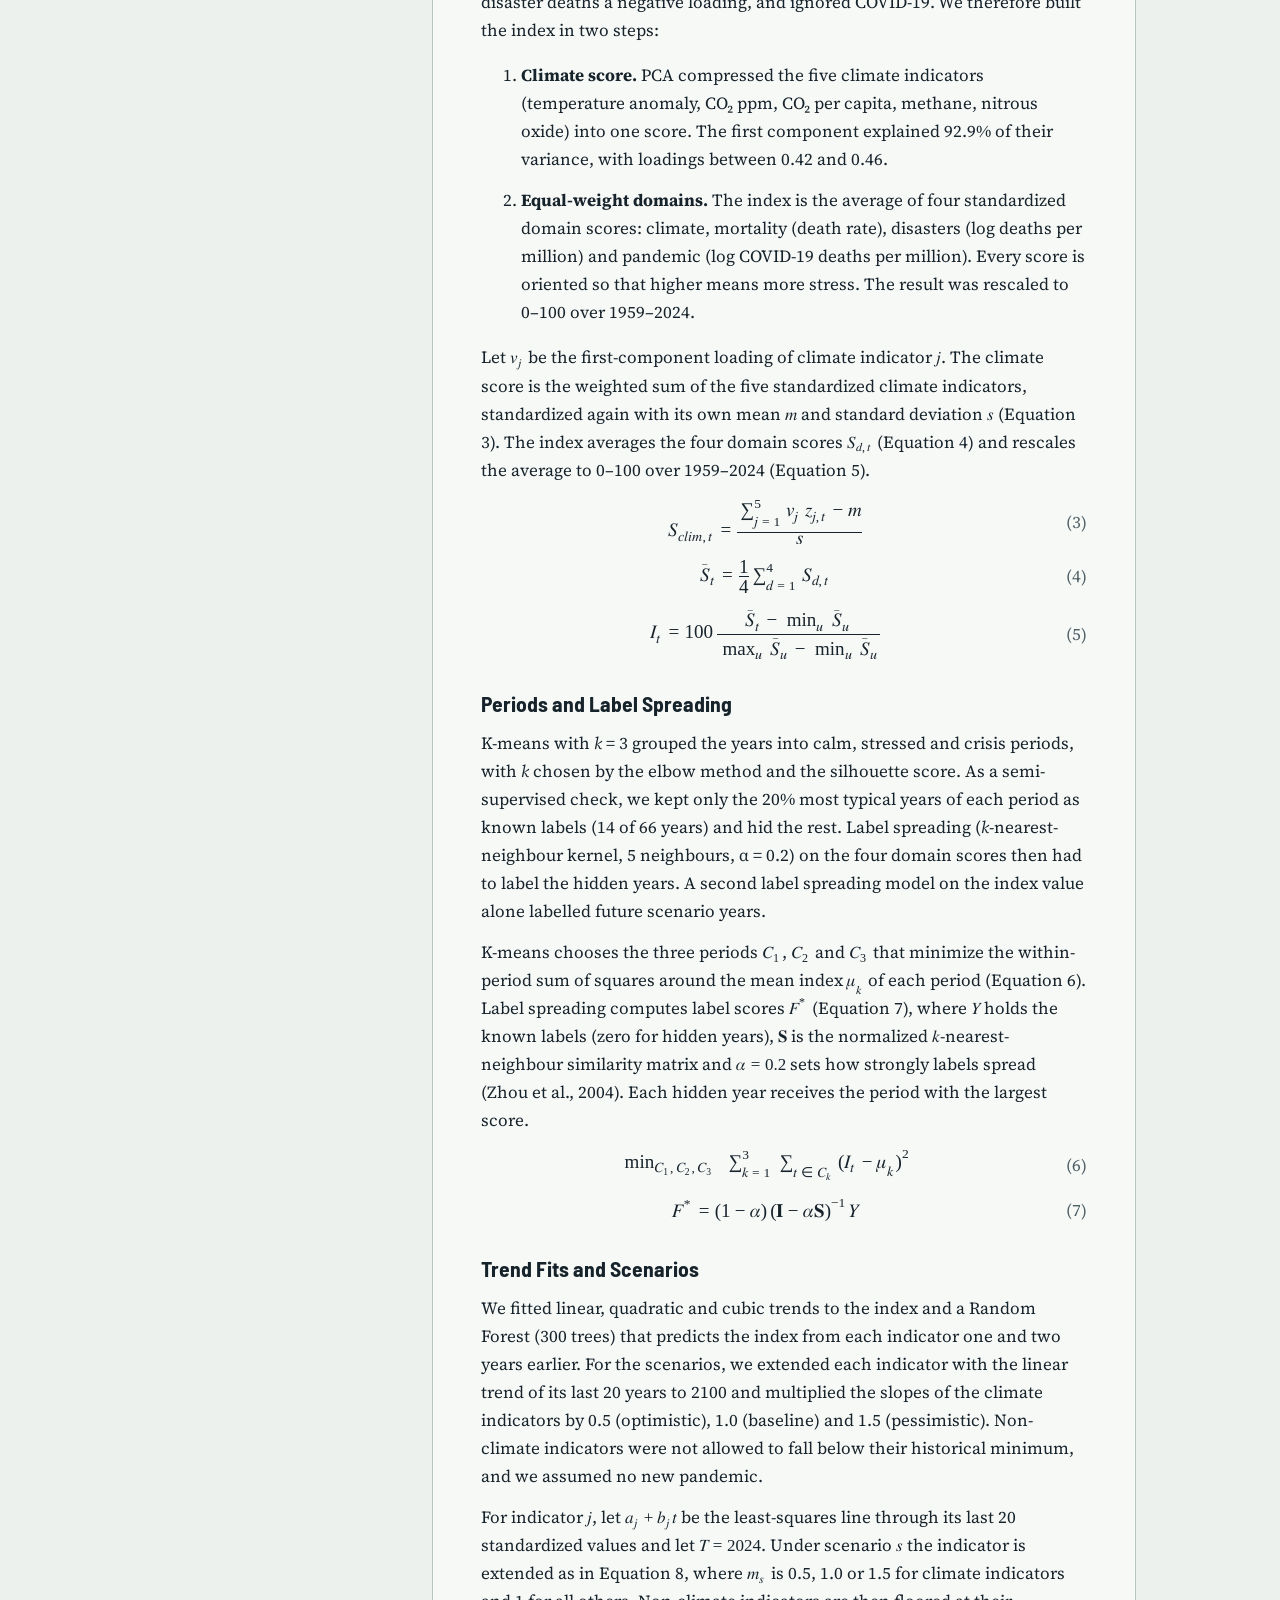
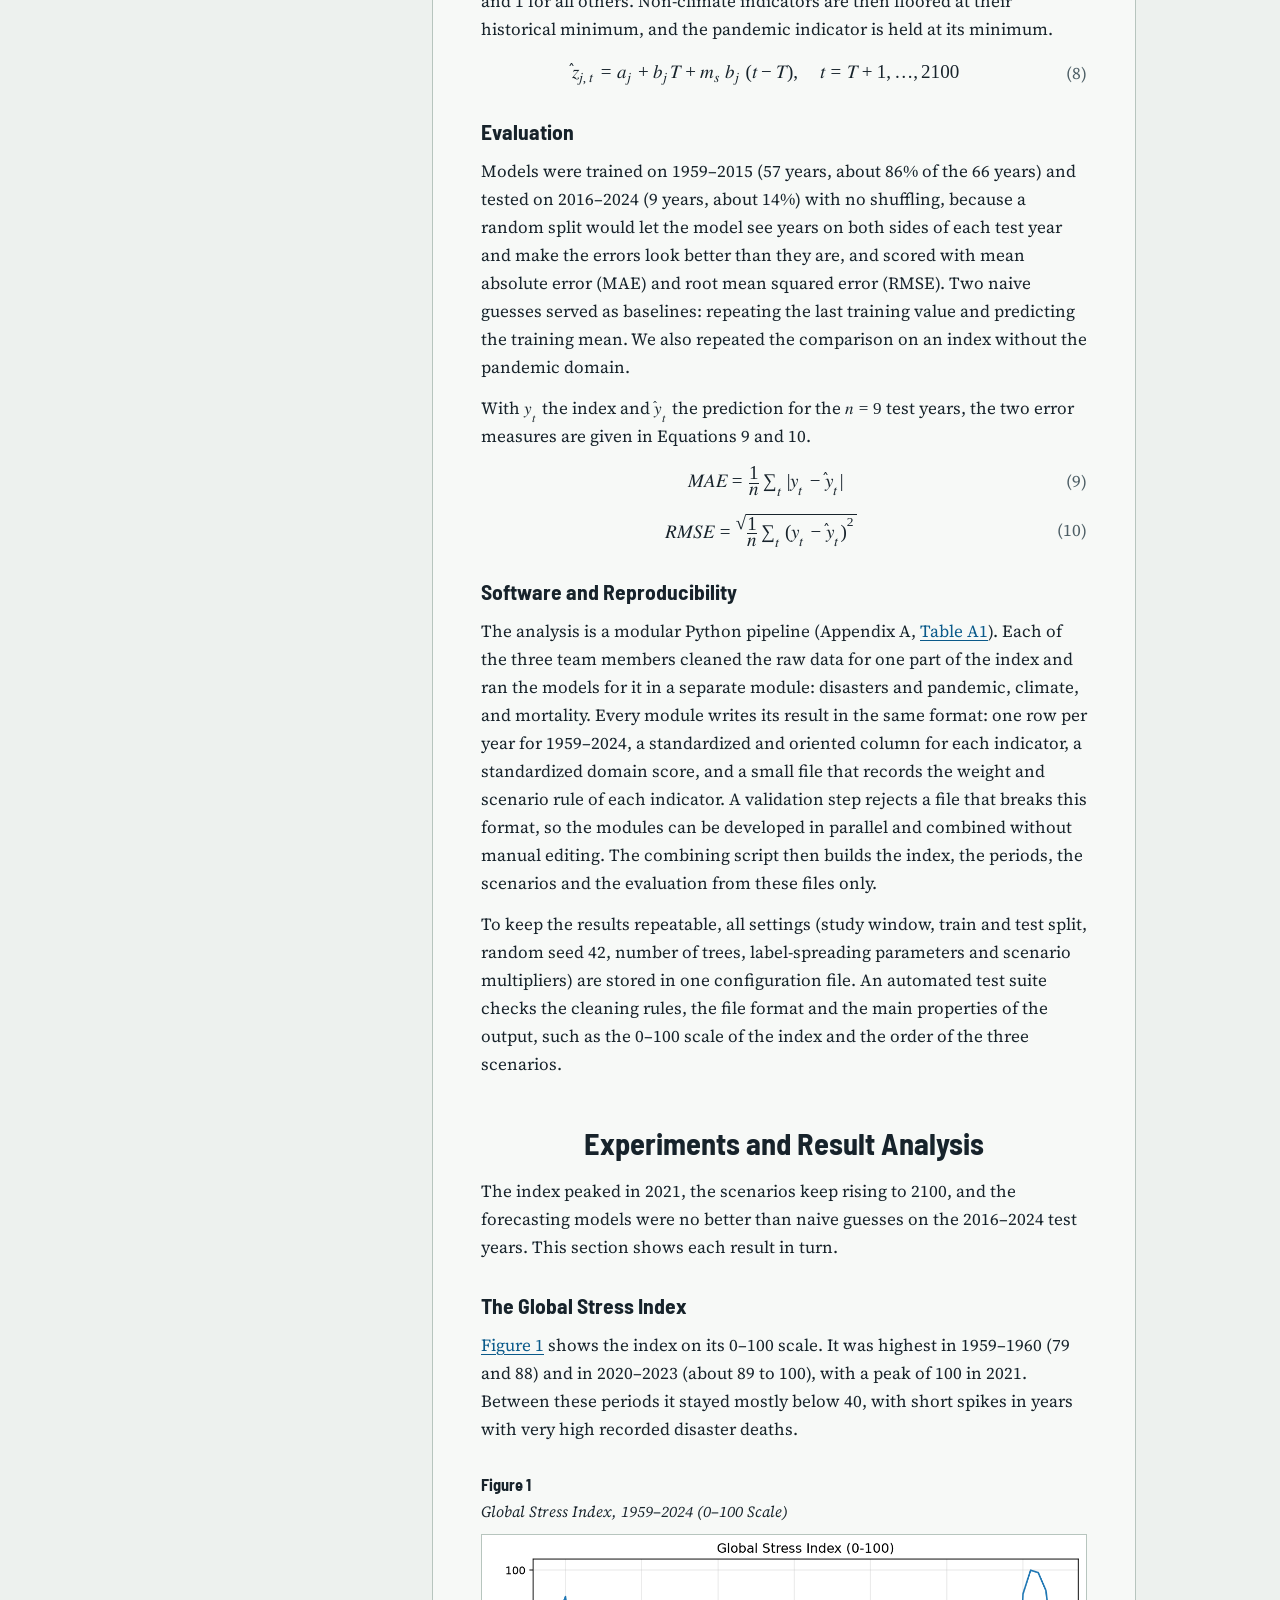
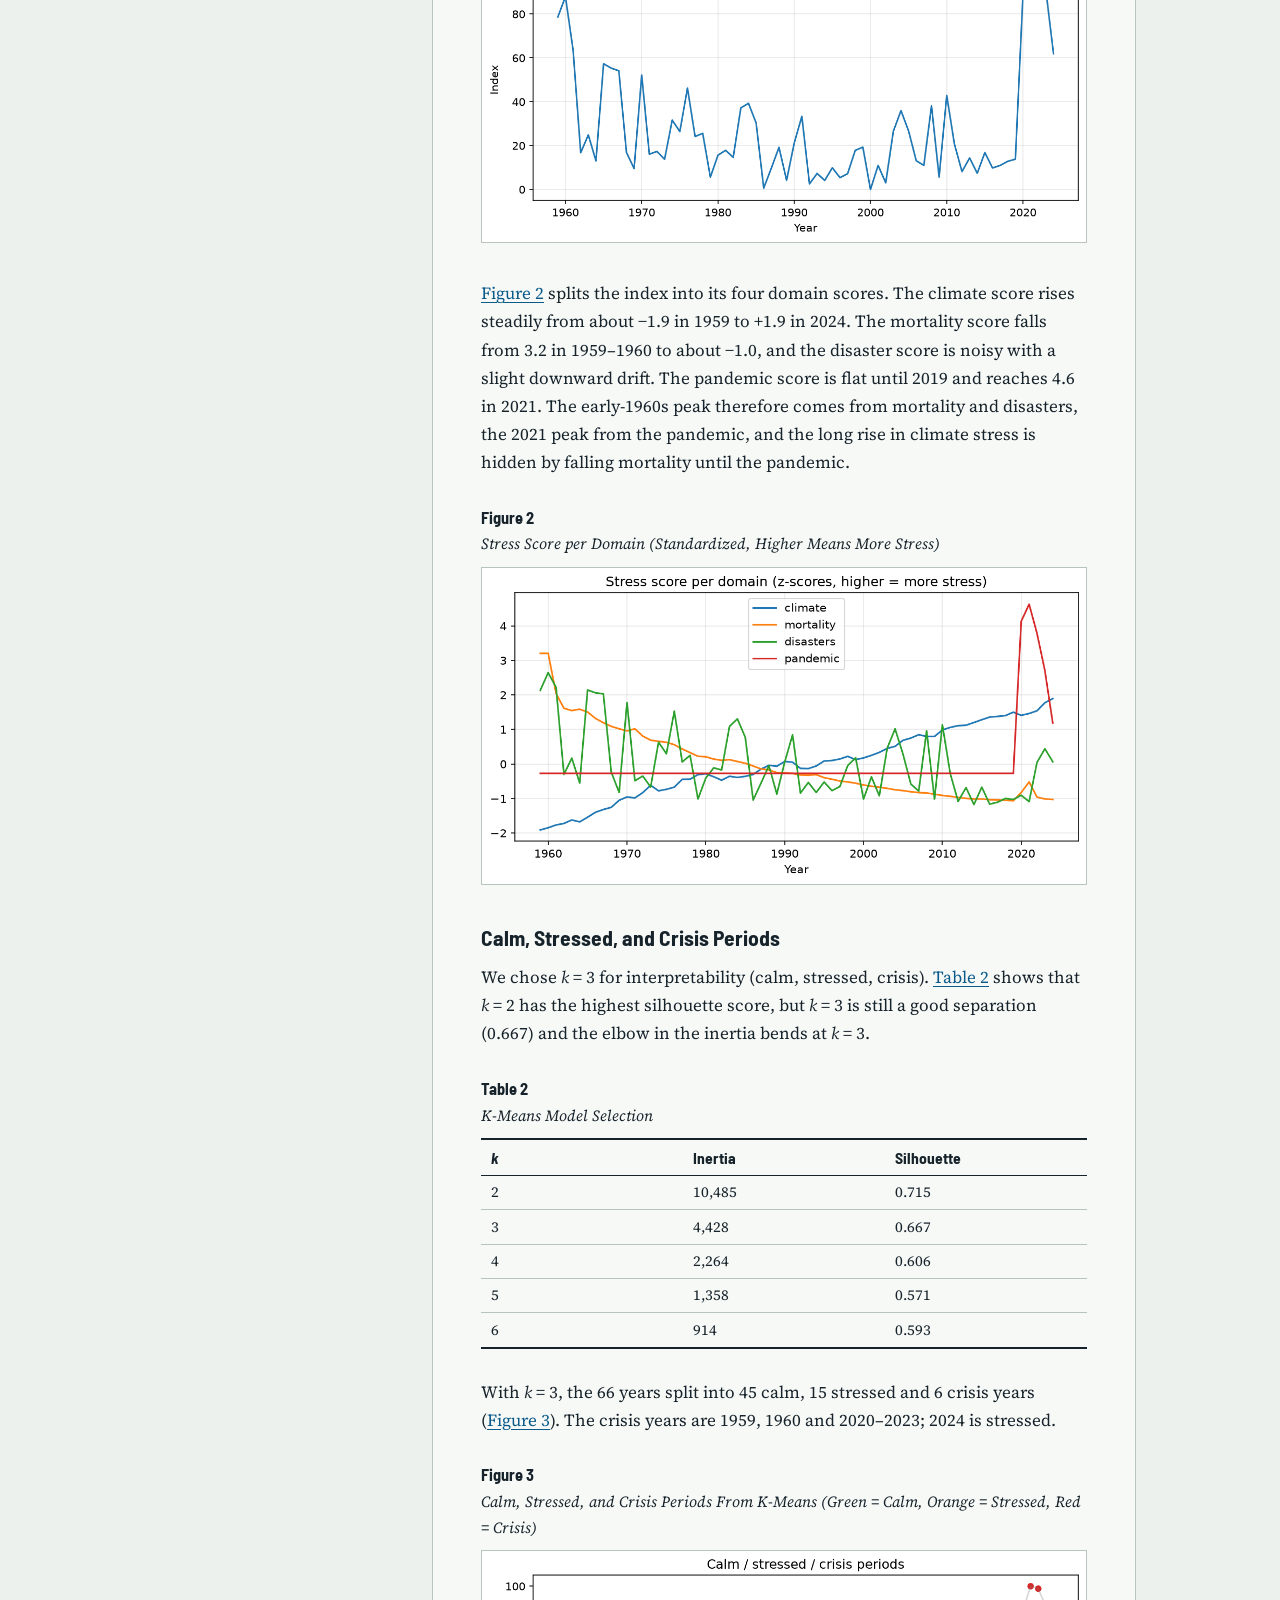
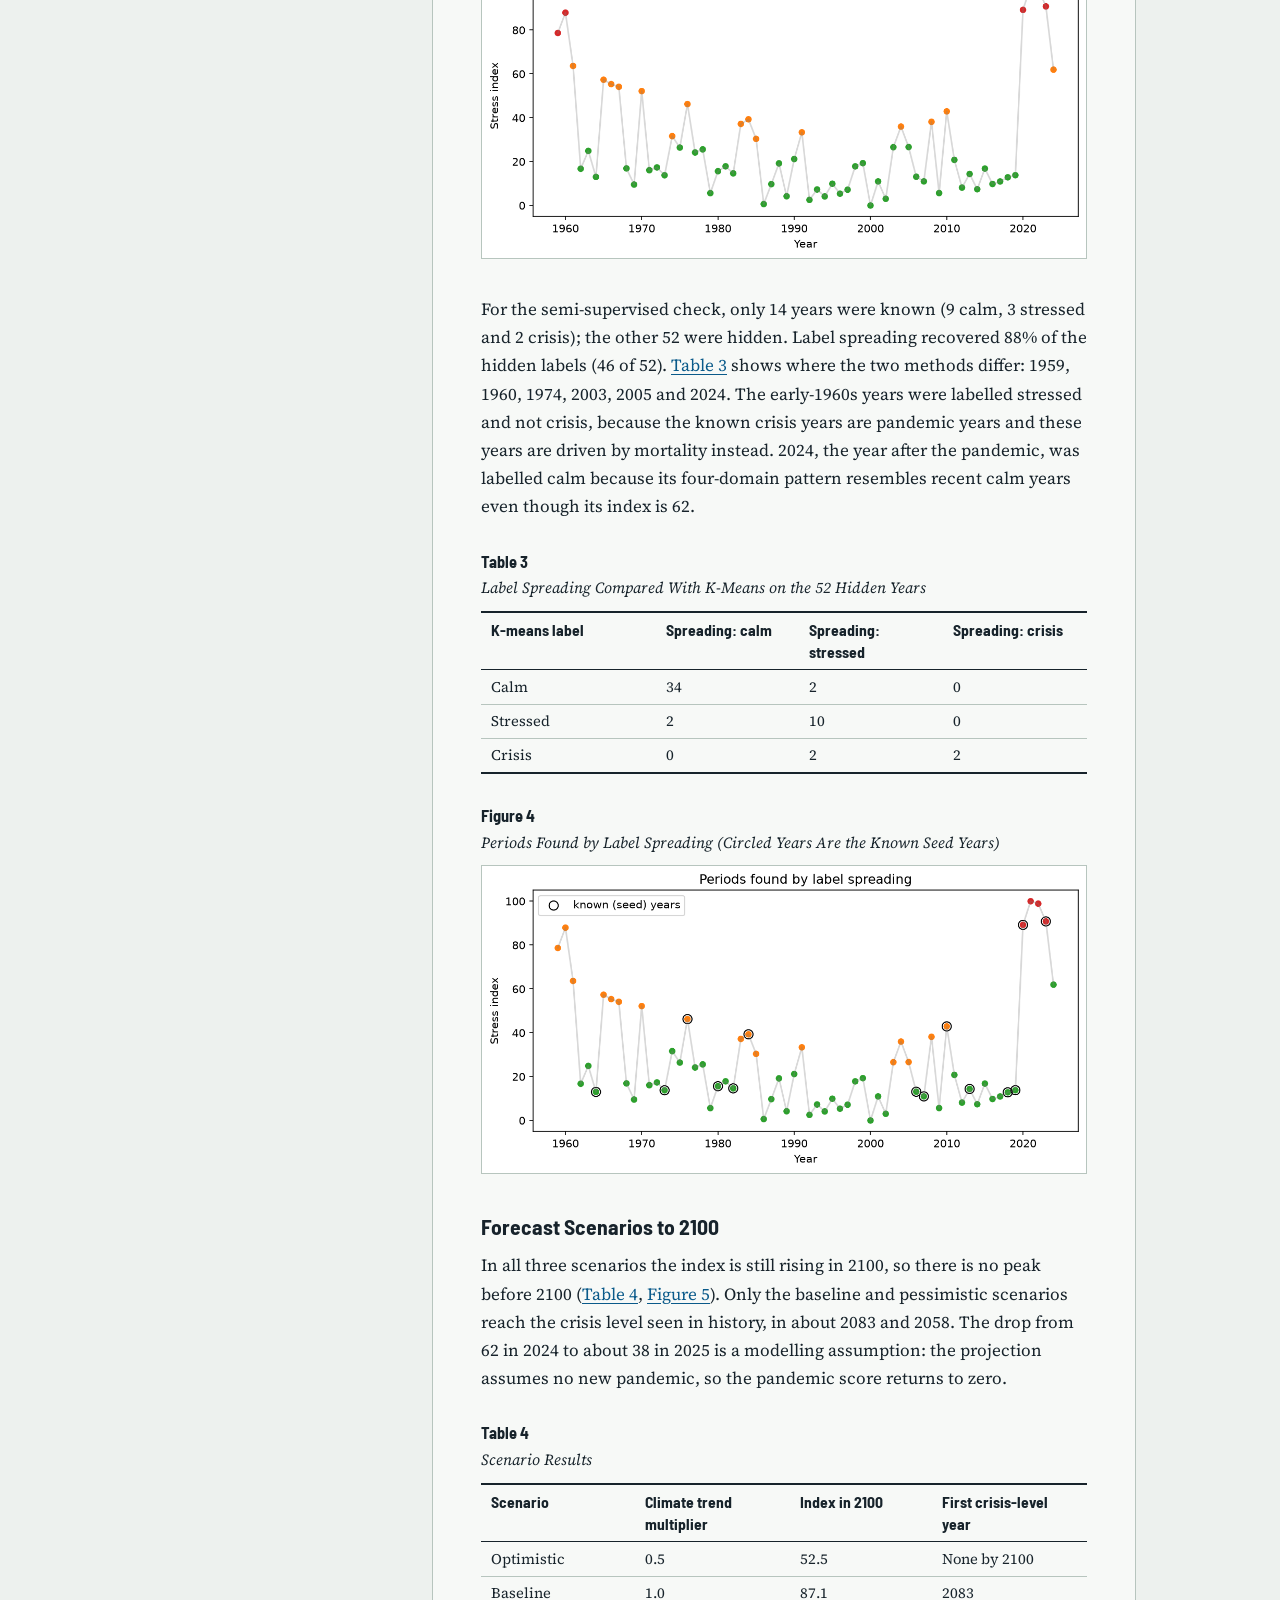
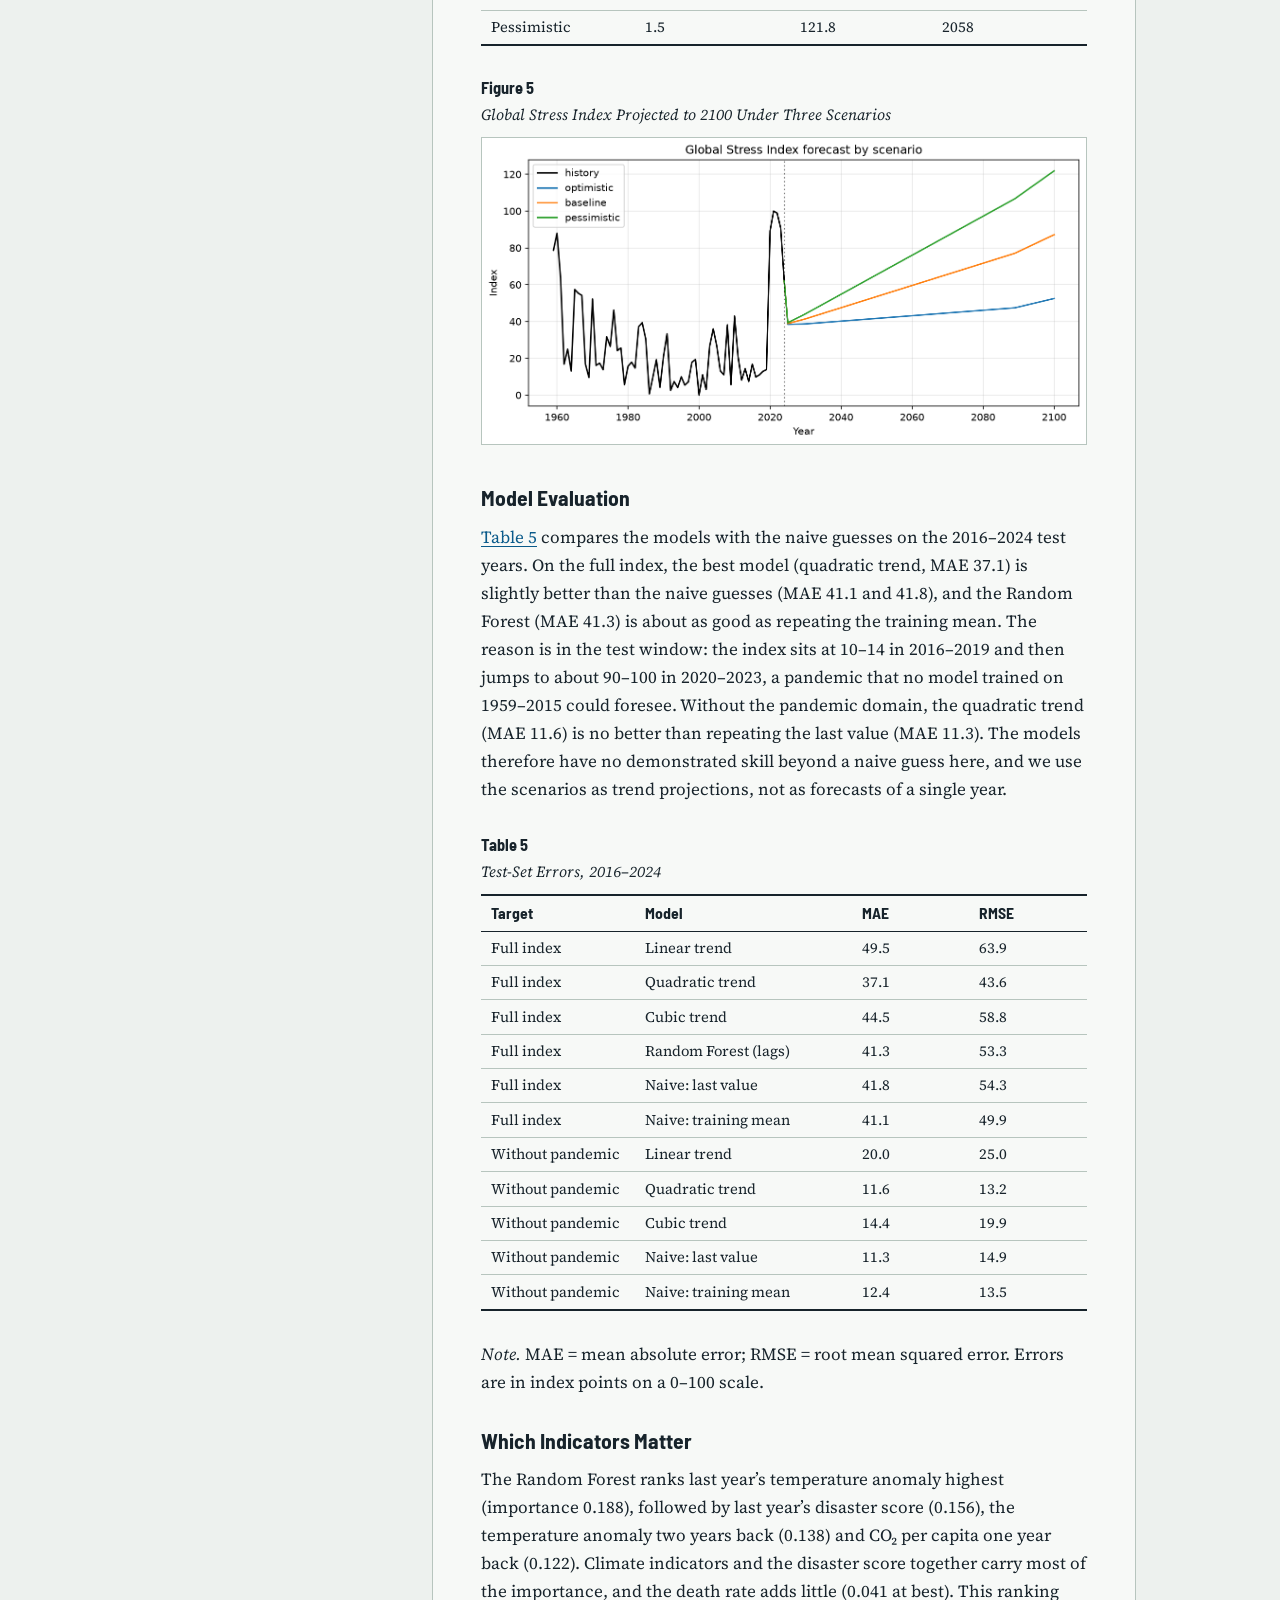
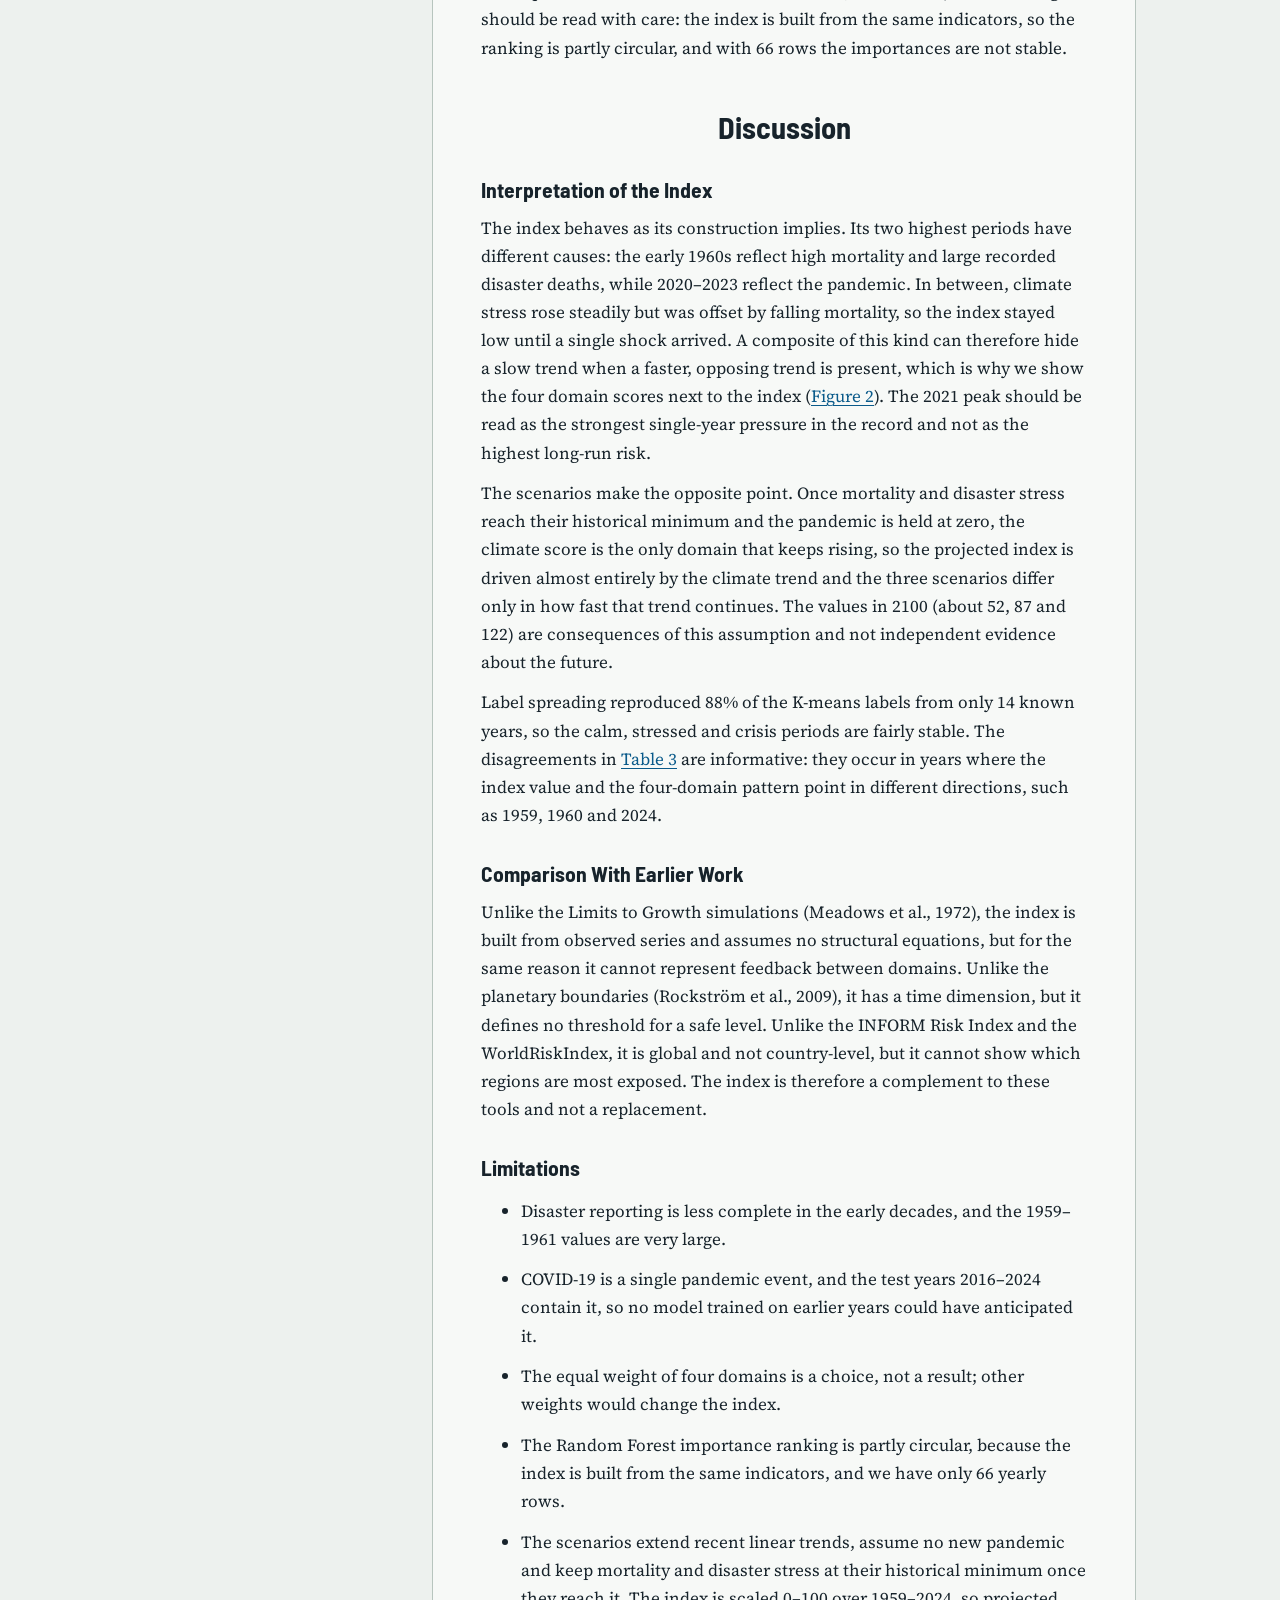
<file: docs/report.html>
<!doctype html>
<html lang="en">
<head>
<meta charset="utf-8">
<meta name="viewport" content="width=device-width, initial-scale=1">
<title>End of the World: A Global Stress Index and Peak Forecasting | Report</title>
<meta name="description" content="Final report: a yearly Global Stress Index for 1959-2024.">
<link rel="preconnect" href="https://fonts.googleapis.com">
<link rel="preconnect" href="https://fonts.gstatic.com" crossorigin>
<link href="https://fonts.googleapis.com/css2?family=Barlow+Semi+Condensed:wght@500;600;700&family=Source+Serif+4:ital,opsz,wght@0,8..60,400;0,8..60,600;1,8..60,400&display=swap" rel="stylesheet">
<link rel="stylesheet" href="assets/style.css">
</head>
<body class="reportpage">
<a class="skip" href="#main">Skip to content</a>
<header class="top">
  <a class="brand" href="index.html">Global Stress Index</a>
  <nav aria-label="Site">
    <a href="report.html" aria-current="page">Report</a>
    <a href="guide.html">Team guide</a>
    <a href="downloads/End_of_the_World_Report.docx">Word file</a>
    <a class="repo" href="#" data-repo>Code</a>
  </nav>
</header>
<div class="paper">
<aside class="toc" aria-label="Contents"><p>Contents</p><ol><li class="l1"><a href="#abstract">Abstract</a></li><li class="l1"><a href="#introduction">Introduction</a></li><li class="l2"><a href="#background">Background</a></li><li class="l2"><a href="#problem-statement-and-challenges">Problem Statement and Challenges</a></li><li class="l2"><a href="#existing-solutions-and-limitations">Existing Solutions and Limitations</a></li><li class="l2"><a href="#our-contributions">Our Contributions</a></li><li class="l1"><a href="#related-works">Related Works</a></li><li class="l1"><a href="#proposed-methodology">Proposed Methodology</a></li><li class="l2"><a href="#data">Data</a></li><li class="l2"><a href="#preprocessing">Preprocessing</a></li><li class="l2"><a href="#building-the-global-stress-index">Building the Global Stress Index</a></li><li class="l2"><a href="#periods-and-label-spreading">Periods and Label Spreading</a></li><li class="l2"><a href="#trend-fits-and-scenarios">Trend Fits and Scenarios</a></li><li class="l2"><a href="#evaluation">Evaluation</a></li><li class="l2"><a href="#software-and-reproducibility">Software and Reproducibility</a></li><li class="l1"><a href="#experiments-and-result-analysis">Experiments and Result Analysis</a></li><li class="l2"><a href="#the-global-stress-index">The Global Stress Index</a></li><li class="l2"><a href="#calm-stressed-and-crisis-periods">Calm, Stressed, and Crisis Periods</a></li><li class="l2"><a href="#forecast-scenarios-to-2100">Forecast Scenarios to 2100</a></li><li class="l2"><a href="#model-evaluation">Model Evaluation</a></li><li class="l2"><a href="#which-indicators-matter">Which Indicators Matter</a></li><li class="l1"><a href="#discussion">Discussion</a></li><li class="l2"><a href="#interpretation-of-the-index">Interpretation of the Index</a></li><li class="l2"><a href="#comparison-with-earlier-work">Comparison With Earlier Work</a></li><li class="l2"><a href="#limitations">Limitations</a></li><li class="l1"><a href="#conclusion">Conclusion</a></li><li class="l2"><a href="#future-work">Future Work</a></li><li class="l1"><a href="#references">References</a></li><li class="l1"><a href="#appendix-a">Appendix A</a></li></ol></aside>
<main id="main" class="article">
<div class="titleblock">
<h1 class="title">End of the World: A Global Stress Index and Peak Forecasting</h1>
<p class="authors">Nur Shevval Rasim Kyzy, Naomi Eskinder Woudneh, and Noé Challa</p>
<p class="affil">Woosong University<br>Introduction to Machine Learning (Fall 2026)<br>November 2026</p>
<p class="dl"><a href="downloads/End_of_the_World_Report.docx">Download the Word version</a></p>
</div>
<h1 class="sec" id="abstract">Abstract</h1>
<p>We built a yearly Global Stress Index for 1959–2024 that combines
climate, mortality, disaster and pandemic data, and used it to ask when
global stress might peak. Principal component analysis (PCA) compressed
five redundant climate indicators into one score, which we averaged with
mortality, disaster and pandemic scores so that each domain counted
equally. K-means clustering grouped the 66 years into 45 calm, 15
stressed and 6 crisis years, and semi-supervised label spreading,
started from only 14 known years, recovered 88% of the labels of the
remaining 52 years. The index peaked in 2021, the COVID-19 pandemic.
Projected to 2100 under optimistic, baseline and pessimistic climate
scenarios, the index did not peak: it reached about 52, 87 and 122
points on a 0–100 historical scale, and first reached crisis level in
about 2083 (baseline) and 2058 (pessimistic), but not before 2100
(optimistic). On the 2016–2024 test years, our regression and Random
Forest models did not clearly beat naive guesses, because the test
window contains the only pandemic. The project is a data-driven
hypothesis, not a prediction of a real “end of the world.”</p>
<p><em>Keywords:</em> global stress index, PCA, K-means, label
spreading, forecasting, scenarios</p>
<h1 class="sec" id="introduction">Introduction</h1>
<p>Global stress is rising on several fronts at once, yet each front is
usually measured on its own. This project builds one yearly index from
four of them and asks when the combined stress might peak.</p>
<h2 id="background">Background</h2>
<p>Global well-being depends on several pressures that act at the same
time. Disasters such as earthquakes, floods, storms and droughts cause
deaths and economic damage every year (Ritchie et al., 2022). Rising
atmospheric CO₂ and a growing global temperature anomaly strain
ecosystems and public health (IPCC, 2021). Birth rates, death rates and
life expectancy decide how vulnerable or resilient a society is when
something goes wrong. Pandemics add a fourth pressure: COVID-19 showed
that one outbreak can disrupt health systems, economies and daily life
across the entire planet (Mathieu et al., 2020). These risks are usually
studied separately, but in reality they interact and compound each
other.</p>
<h2 id="problem-statement-and-challenges">Problem Statement and
Challenges</h2>
<p>We found three main challenges.</p>
<ol type="1">
<li><p><strong>No combined measure.</strong> No single indicator joins
disaster, climate, demographic and pandemic pressure into one global
picture, and each field keeps its own indicators.</p></li>
<li><p><strong>No labels.</strong> An “end of the world” event has never
happened, so there is no historical target for a normal supervised
model. This is why our approach starts with unsupervised
learning.</p></li>
<li><p><strong>Messy data.</strong> The datasets differ in units,
coverage and time span: NASA’s temperature record starts in 1880, NOAA’s
CO₂ measurements in 1958, World Bank demographic series in 1960, and the
COVID-19 data in 2020, so the pandemic is a single event.</p></li>
</ol>
<p>Our key question is: in which year does combined global stress peak,
and does that year change under optimistic, baseline and pessimistic
scenarios?</p>
<h2 id="existing-solutions-and-limitations">Existing Solutions and
Limitations</h2>
<p>Most studies look at one domain only, such as climate, disasters or
epidemics. Composite risk indices exist, for example the INFORM Risk
Index (European Commission, Joint Research Centre, n.d.) and the
WorldRiskIndex (Bündnis Entwicklung Hilft &amp; IFHV, 2025), but they
are country-level snapshots. They do not give a long-run global time
series, and they do not forecast a peak. The planetary boundaries
framework (Rockström et al., 2009) is valuable but conceptual: it names
limits, not timing.</p>
<h2 id="our-contributions">Our Contributions</h2>
<ol type="1">
<li><p>A unified <strong>Global Stress Index</strong> for 1959–2024,
built with PCA and an equal-weight combination of four domains.</p></li>
<li><p><strong>Calm, stressed and crisis periods</strong> found
automatically with K-means clustering and checked with semi-supervised
label spreading.</p></li>
<li><p>A <strong>scenario projection to 2100</strong> under optimistic,
baseline and pessimistic climate trends, including the first year the
index reaches crisis level.</p></li>
<li><p>An honest <strong>evaluation</strong> with a time-based
train/test split, compared with naive baselines, and a Random Forest
ranking of which indicators matter most.</p></li>
</ol>
<p>The rest of this paper is organized as follows. The Related Works
section reviews earlier global-risk models and the machine learning
methods we build on. The Proposed Methodology section describes the
data, the construction of the index, the clustering and forecasting
methods, and the evaluation design. The Experiments and Result Analysis
section reports the index, the periods, the scenario projections and the
forecast errors. The Discussion section interprets these results and
states their limits, and the Conclusion summarizes the findings and
outlines future work.</p>
<h1 class="sec" id="related-works">Related Works</h1>
<p>Our project combines earlier ideas about global limits and risk with
standard machine learning methods; none of the earlier work forecasts a
peak of combined global stress.</p>
<p><strong>The Limits to Growth.</strong> Meadows et al. (1972)
simulated population, resource use and pollution over time. It was a
model-based study that was not fitted to today’s multi-source
observations. Later studies compared its scenarios with observed data
(Herrington, 2021; Turner, 2008). These studies test a fixed simulation
against data; we instead build a new index from observed series.</p>
<p><strong>Planetary Boundaries.</strong> Rockström et al. (2009)
defined safe limits for nine Earth-system processes. The framework gives
thresholds but no timing and no peak-year forecast. The framework was
updated by Steffen et al. (2015), and Richardson et al. (2023) estimated
that six of the nine boundaries have been transgressed. These
assessments describe how far each process is from its limit at one point
in time, not how combined stress changes from year to year.</p>
<p><strong>Composite Risk Indices.</strong> The INFORM Risk Index
(European Commission, Joint Research Centre, n.d.) and the
WorldRiskIndex (Bündnis Entwicklung Hilft &amp; IFHV, 2025) combine
hazard, exposure and vulnerability. They are cross-sectional snapshots
by country, not a unified global time series. The handbook of the OECD
and the Joint Research Centre (OECD &amp; European Commission, Joint
Research Centre, 2008) lists the usual steps for building a composite
indicator: select indicators, normalize them, choose weights and
aggregate. Cutter et al. (2003) used PCA to build a social vulnerability
index from many variables. We follow these steps, with PCA for the
climate domain and equal weights across domains.</p>
<p><strong>Climate Scenarios.</strong> The IPCC Sixth Assessment Report
(IPCC, 2021) provides detailed climate scenarios, but it covers the
physical climate only, not health or demographics. We borrow its idea of
comparing optimistic, baseline and pessimistic paths, with much simpler
trend assumptions. The shared socioeconomic pathways (O’Neill et al.,
2014) show how a small set of scenarios can bracket an uncertain future
without assigning probabilities to each path, which is how we use our
optimistic, baseline and pessimistic paths.</p>
<p><strong>Machine Learning Methods.</strong> PCA (Jolliffe &amp;
Cadima, 2016) compresses correlated indicators into a few components.
K-means (Lloyd, 1982) groups observations without labels. Label
spreading (Zhou et al., 2004) lets a few known labels propagate to
similar unlabelled points. Random forests (Breiman, 2001) give accurate
predictions and rank the importance of input variables.</p>
<p><strong>Forecast Evaluation.</strong> Forecasting textbooks recommend
testing a model on a later period and comparing it with simple
benchmarks such as the mean and the last observed value (Hyndman &amp;
Athanasopoulos, 2021). We follow both rules: a chronological split and
two naive benchmarks.</p>
<p><strong>The Gap.</strong> We combine disaster, climate, demographic
and pandemic signals into one global yearly index and ask when it peaks,
using these standard methods together. Composite risk indices lack a
time dimension and a forecast, and global simulations are not built from
observed series. Our contribution is to bring the two ideas together in
the simplest form that still lets us ask when stress peaks.</p>
<h1 class="sec" id="proposed-methodology">Proposed Methodology</h1>
<p>We aligned public datasets to one yearly axis, built the index in two
steps (PCA for the climate domain, then an equal-weight average of four
domains), grouped the years, and evaluated forecasts on later years
only. All code is in the project repository and uses Python with
scikit-learn (Pedregosa et al., 2011).</p>
<h2 id="data">Data</h2>
<p><a href="#table-1">Table 1</a> lists the sources we actually used. Our proposal also named
the USGS earthquake catalog, UN World Population Prospects, WHO and
OpenAQ; we did not use them because the World Bank and Our World in Data
cover the same indicators at world level.</p>
<figure class="table" id="table-1"><figcaption><b>Table 1</b><span>Data Sources Used</span></figcaption><div class="scroll"><table>
<colgroup>
<col style="width: 16%" />
<col style="width: 40%" />
<col style="width: 43%" />
</colgroup>
<thead>
<tr class="header">
<th>Domain</th>
<th>Indicators</th>
<th>Source</th>
</tr>
</thead>
<tbody>
<tr class="odd">
<td>Climate</td>
<td>Global temperature anomaly (annual mean, °C)</td>
<td>NASA GISTEMP (GISTEMP Team, n.d.; Lenssen et al., 2019)</td>
</tr>
<tr class="even">
<td>Climate</td>
<td>Atmospheric CO₂ (ppm, annual mean)</td>
<td>NOAA Mauna Loa (NOAA Global Monitoring Laboratory, n.d.)</td>
</tr>
<tr class="odd">
<td>Climate</td>
<td>CO₂ per capita, methane, nitrous oxide, world population</td>
<td>Our World in Data CO₂ data (Ritchie et al., 2023)</td>
</tr>
<tr class="even">
<td>Mortality</td>
<td>Crude death rate (per 1,000 people); birth rate and life expectancy
were also cleaned</td>
<td>World Bank (n.d.)</td>
</tr>
<tr class="odd">
<td>Disasters</td>
<td>Annual deaths from all natural disasters</td>
<td>EM-DAT (CRED/UCLouvain, 2026) via Our World in Data (Ritchie et al.,
2022)</td>
</tr>
<tr class="even">
<td>Pandemic</td>
<td>COVID-19 deaths per million people</td>
<td>Our World in Data (Mathieu et al., 2020)</td>
</tr>
</tbody>
</table></div></figure>
<h2 id="preprocessing">Preprocessing</h2>
<p>Every source was reduced to one row per year for 1959–2024. The range
ends in 2024 because the OWID methane and nitrous oxide series end in
2024 and 2025 is a partial year in EM-DAT. Missing values in smooth
series were filled by linear interpolation. The World Bank series start
in 1960, so 1959 repeats 1960. For disasters, a blank cell in EM-DAT
means no recorded deaths, so we filled it with 0. Disaster and COVID-19
deaths were divided by world population and log-transformed (log of 1
plus the value), because a few extreme years otherwise dominate; the
skewness of disaster deaths per million fell from 3.2 to 1.0. All
indicators were then standardized with z-scores.</p>
<p>Formally, let
<math display="inline" xmlns="http://www.w3.org/1998/Math/MathML"><semantics><msub><mi>x</mi><mrow><mi>j</mi><mo>,</mo><mi>t</mi></mrow></msub><annotation encoding="application/x-tex">x_{j,t}</annotation></semantics></math>
be indicator
<math display="inline" xmlns="http://www.w3.org/1998/Math/MathML"><semantics><mi>j</mi><annotation encoding="application/x-tex">j</annotation></semantics></math>
in year
<math display="inline" xmlns="http://www.w3.org/1998/Math/MathML"><semantics><mi>t</mi><annotation encoding="application/x-tex">t</annotation></semantics></math>.
Deaths
<math display="inline" xmlns="http://www.w3.org/1998/Math/MathML"><semantics><msub><mi>d</mi><mi>t</mi></msub><annotation encoding="application/x-tex">d_{t}</annotation></semantics></math>
were divided by world population
<math display="inline" xmlns="http://www.w3.org/1998/Math/MathML"><semantics><msub><mi>P</mi><mi>t</mi></msub><annotation encoding="application/x-tex">P_{t}</annotation></semantics></math>
and log-transformed (Equation 1), and every indicator was then
standardized with its mean
<math display="inline" xmlns="http://www.w3.org/1998/Math/MathML"><semantics><msub><mi>μ</mi><mi>j</mi></msub><annotation encoding="application/x-tex">\mu_{j}</annotation></semantics></math>
and standard deviation
<math display="inline" xmlns="http://www.w3.org/1998/Math/MathML"><semantics><msub><mi>σ</mi><mi>j</mi></msub><annotation encoding="application/x-tex">\sigma_{j}</annotation></semantics></math>
over 1959–2024 (Equation 2). The sign
<math display="inline" xmlns="http://www.w3.org/1998/Math/MathML"><semantics><msub><mi>s</mi><mi>j</mi></msub><annotation encoding="application/x-tex">s_{j}</annotation></semantics></math>
is
<math display="inline" xmlns="http://www.w3.org/1998/Math/MathML"><semantics><mrow><mo>+</mo><mn>1</mn></mrow><annotation encoding="application/x-tex">+ 1</annotation></semantics></math>
when a higher value means more stress and
<math display="inline" xmlns="http://www.w3.org/1998/Math/MathML"><semantics><mrow><mo>−</mo><mn>1</mn></mrow><annotation encoding="application/x-tex">- 1</annotation></semantics></math>
otherwise, so that in every standardized series higher means more
stress.</p>
<div class="eq"><math display="block" xmlns="http://www.w3.org/1998/Math/MathML"><semantics><mrow><msub><mi>x</mi><mi>t</mi></msub><mo>=</mo><mo>ln</mo><mrow><mo stretchy="true" form="prefix">(</mo><mn>1</mn><mo>+</mo><msup><mn>10</mn><mn>6</mn></msup><mspace width="0.167em"></mspace><mfrac><msub><mi>d</mi><mi>t</mi></msub><msub><mi>P</mi><mi>t</mi></msub></mfrac><mo stretchy="true" form="postfix">)</mo></mrow></mrow><annotation encoding="application/x-tex">x_{t} = \ln\left( 1 + 10^{6}\,\frac{d_{t}}{P_{t}} \right)</annotation></semantics></math><span class="eqno">(1)</span></div>
<div class="eq"><math display="block" xmlns="http://www.w3.org/1998/Math/MathML"><semantics><mrow><msub><mi>z</mi><mrow><mi>j</mi><mo>,</mo><mi>t</mi></mrow></msub><mo>=</mo><msub><mi>s</mi><mi>j</mi></msub><mspace width="0.167em"></mspace><mfrac><mrow><msub><mi>x</mi><mrow><mi>j</mi><mo>,</mo><mi>t</mi></mrow></msub><mo>−</mo><msub><mi>μ</mi><mi>j</mi></msub></mrow><msub><mi>σ</mi><mi>j</mi></msub></mfrac></mrow><annotation encoding="application/x-tex">z_{j,t} = s_{j}\,\frac{x_{j,t} - \mu_{j}}{\sigma_{j}}</annotation></semantics></math><span class="eqno">(2)</span></div>
<p>We also removed redundant columns. Total CO₂ emissions and total
greenhouse gases correlated at about 1.00 with other climate columns,
and life expectancy correlated at about −0.97 with birth and death rates
(Pearson <em>r</em>). Birth rate was left out of the stress index
because a falling birth rate has no clear “stress” direction.</p>
<h2 id="building-the-global-stress-index">Building the Global Stress
Index</h2>
<p>A single PCA over all indicators produced a first component that was
mostly a time trend (it explained 76% of the variance), gave falling
mortality and disaster deaths a negative loading, and ignored COVID-19.
We therefore built the index in two steps:</p>
<ol type="1">
<li><p><strong>Climate score.</strong> PCA compressed the five climate
indicators (temperature anomaly, CO₂ ppm, CO₂ per capita, methane,
nitrous oxide) into one score. The first component explained 92.9% of
their variance, with loadings between 0.42 and 0.46.</p></li>
<li><p><strong>Equal-weight domains.</strong> The index is the average
of four standardized domain scores: climate, mortality (death rate),
disasters (log deaths per million) and pandemic (log COVID-19 deaths per
million). Every score is oriented so that higher means more stress. The
result was rescaled to 0–100 over 1959–2024.</p></li>
</ol>
<p>Let
<math display="inline" xmlns="http://www.w3.org/1998/Math/MathML"><semantics><msub><mi>v</mi><mi>j</mi></msub><annotation encoding="application/x-tex">v_{j}</annotation></semantics></math>
be the first-component loading of climate indicator
<math display="inline" xmlns="http://www.w3.org/1998/Math/MathML"><semantics><mi>j</mi><annotation encoding="application/x-tex">j</annotation></semantics></math>.
The climate score is the weighted sum of the five standardized climate
indicators, standardized again with its own mean
<math display="inline" xmlns="http://www.w3.org/1998/Math/MathML"><semantics><mi>m</mi><annotation encoding="application/x-tex">m</annotation></semantics></math>
and standard deviation
<math display="inline" xmlns="http://www.w3.org/1998/Math/MathML"><semantics><mi>s</mi><annotation encoding="application/x-tex">s</annotation></semantics></math>
(Equation 3). The index averages the four domain scores
<math display="inline" xmlns="http://www.w3.org/1998/Math/MathML"><semantics><msub><mi>S</mi><mrow><mi>d</mi><mo>,</mo><mi>t</mi></mrow></msub><annotation encoding="application/x-tex">S_{d,t}</annotation></semantics></math>
(Equation 4) and rescales the average to 0–100 over 1959–2024 (Equation
5).</p>
<div class="eq"><math display="block" xmlns="http://www.w3.org/1998/Math/MathML"><semantics><mrow><msub><mi>S</mi><mrow><mi>c</mi><mi>l</mi><mi>i</mi><mi>m</mi><mo>,</mo><mi>t</mi></mrow></msub><mo>=</mo><mfrac><mrow><msubsup><mo>∑</mo><mrow><mi>j</mi><mo>=</mo><mn>1</mn></mrow><mn>5</mn></msubsup><msub><mi>v</mi><mi>j</mi></msub><mspace width="0.167em"></mspace><msub><mi>z</mi><mrow><mi>j</mi><mo>,</mo><mi>t</mi></mrow></msub><mo>−</mo><mi>m</mi></mrow><mi>s</mi></mfrac></mrow><annotation encoding="application/x-tex">S_{clim,t} = \frac{\sum_{j = 1}^{5}v_{j}\, z_{j,t} - m}{s}</annotation></semantics></math><span class="eqno">(3)</span></div>
<div class="eq"><math display="block" xmlns="http://www.w3.org/1998/Math/MathML"><semantics><mrow><msub><mover><mi>S</mi><mo accent="true">‾</mo></mover><mi>t</mi></msub><mo>=</mo><mfrac><mn>1</mn><mn>4</mn></mfrac><msubsup><mo>∑</mo><mrow><mi>d</mi><mo>=</mo><mn>1</mn></mrow><mn>4</mn></msubsup><msub><mi>S</mi><mrow><mi>d</mi><mo>,</mo><mi>t</mi></mrow></msub></mrow><annotation encoding="application/x-tex">{\bar{S}}_{t} = \frac{1}{4}\sum_{d = 1}^{4}S_{d,t}</annotation></semantics></math><span class="eqno">(4)</span></div>
<div class="eq"><math display="block" xmlns="http://www.w3.org/1998/Math/MathML"><semantics><mrow><msub><mi>I</mi><mi>t</mi></msub><mo>=</mo><mn>100</mn><mspace width="0.167em"></mspace><mfrac><mrow><msub><mover><mi>S</mi><mo accent="true">‾</mo></mover><mi>t</mi></msub><mo>−</mo><msub><mo>min</mo><mi>u</mi></msub><msub><mover><mi>S</mi><mo accent="true">‾</mo></mover><mi>u</mi></msub></mrow><mrow><msub><mo>max</mo><mi>u</mi></msub><msub><mover><mi>S</mi><mo accent="true">‾</mo></mover><mi>u</mi></msub><mo>−</mo><msub><mo>min</mo><mi>u</mi></msub><msub><mover><mi>S</mi><mo accent="true">‾</mo></mover><mi>u</mi></msub></mrow></mfrac></mrow><annotation encoding="application/x-tex">I_{t} = 100\,\frac{{\bar{S}}_{t} - \min_{u}{\bar{S}}_{u}}{\max_{u}{\bar{S}}_{u} - \min_{u}{\bar{S}}_{u}}</annotation></semantics></math><span class="eqno">(5)</span></div>
<h2 id="periods-and-label-spreading">Periods and Label Spreading</h2>
<p>K-means with <em>k</em> = 3 grouped the years into calm, stressed and
crisis periods, with <em>k</em> chosen by the elbow method and the
silhouette score. As a semi-supervised check, we kept only the 20% most
typical years of each period as known labels (14 of 66 years) and hid
the rest. Label spreading (<em>k</em>-nearest-neighbour kernel, 5
neighbours, α = 0.2) on the four domain scores then had to label the
hidden years. A second label spreading model on the index value alone
labelled future scenario years.</p>
<p>K-means chooses the three periods
<math display="inline" xmlns="http://www.w3.org/1998/Math/MathML"><semantics><msub><mi>C</mi><mn>1</mn></msub><annotation encoding="application/x-tex">C_{1}</annotation></semantics></math>,
<math display="inline" xmlns="http://www.w3.org/1998/Math/MathML"><semantics><msub><mi>C</mi><mn>2</mn></msub><annotation encoding="application/x-tex">C_{2}</annotation></semantics></math>
and
<math display="inline" xmlns="http://www.w3.org/1998/Math/MathML"><semantics><msub><mi>C</mi><mn>3</mn></msub><annotation encoding="application/x-tex">C_{3}</annotation></semantics></math>
that minimize the within-period sum of squares around the mean index
<math display="inline" xmlns="http://www.w3.org/1998/Math/MathML"><semantics><msub><mi>μ</mi><mi>k</mi></msub><annotation encoding="application/x-tex">\mu_{k}</annotation></semantics></math>
of each period (Equation 6). Label spreading computes label scores
<math display="inline" xmlns="http://www.w3.org/1998/Math/MathML"><semantics><msup><mi>F</mi><mo>*</mo></msup><annotation encoding="application/x-tex">F^{*}</annotation></semantics></math>
(Equation 7), where
<math display="inline" xmlns="http://www.w3.org/1998/Math/MathML"><semantics><mi>Y</mi><annotation encoding="application/x-tex">Y</annotation></semantics></math>
holds the known labels (zero for hidden years),
<math display="inline" xmlns="http://www.w3.org/1998/Math/MathML"><semantics><mi>𝐒</mi><annotation encoding="application/x-tex">\mathbf{S}</annotation></semantics></math>
is the normalized
<math display="inline" xmlns="http://www.w3.org/1998/Math/MathML"><semantics><mi>k</mi><annotation encoding="application/x-tex">k</annotation></semantics></math>-nearest-neighbour
similarity matrix and
<math display="inline" xmlns="http://www.w3.org/1998/Math/MathML"><semantics><mrow><mi>α</mi><mo>=</mo><mn>0.2</mn></mrow><annotation encoding="application/x-tex">\alpha = 0.2</annotation></semantics></math>
sets how strongly labels spread (Zhou et al., 2004). Each hidden year
receives the period with the largest score.</p>
<div class="eq"><math display="block" xmlns="http://www.w3.org/1998/Math/MathML"><semantics><mrow><msub><mo>min</mo><mrow><msub><mi>C</mi><mn>1</mn></msub><mo>,</mo><msub><mi>C</mi><mn>2</mn></msub><mo>,</mo><msub><mi>C</mi><mn>3</mn></msub></mrow></msub><mspace width="0.222em"></mspace><msubsup><mo>∑</mo><mrow><mi>k</mi><mo>=</mo><mn>1</mn></mrow><mn>3</mn></msubsup><mrow><msubsup><mo>∑</mo><mrow><mi>t</mi><mo>∈</mo><msub><mi>C</mi><mi>k</mi></msub></mrow><mrow></mrow></msubsup><msup><mrow><mo stretchy="true" form="prefix">(</mo><msub><mi>I</mi><mi>t</mi></msub><mo>−</mo><msub><mi>μ</mi><mi>k</mi></msub><mo stretchy="true" form="postfix">)</mo></mrow><mn>2</mn></msup></mrow></mrow><annotation encoding="application/x-tex">\min_{C_{1},C_{2},C_{3}}\ \sum_{k = 1}^{3}{\sum_{t \in C_{k}}^{}\left( I_{t} - \mu_{k} \right)^{2}}</annotation></semantics></math><span class="eqno">(6)</span></div>
<div class="eq"><math display="block" xmlns="http://www.w3.org/1998/Math/MathML"><semantics><mrow><msup><mi>F</mi><mo>*</mo></msup><mo>=</mo><mrow><mo stretchy="true" form="prefix">(</mo><mn>1</mn><mo>−</mo><mi>α</mi><mo stretchy="true" form="postfix">)</mo></mrow><mspace width="0.167em"></mspace><msup><mrow><mo stretchy="true" form="prefix">(</mo><mi>𝐈</mi><mo>−</mo><mi>α</mi><mi>𝐒</mi><mo stretchy="true" form="postfix">)</mo></mrow><mrow><mo>−</mo><mn>1</mn></mrow></msup><mi>Y</mi></mrow><annotation encoding="application/x-tex">F^{*} = (1 - \alpha)\,\left( \mathbf{I} - \alpha\mathbf{S} \right)^{- 1}Y</annotation></semantics></math><span class="eqno">(7)</span></div>
<h2 id="trend-fits-and-scenarios">Trend Fits and Scenarios</h2>
<p>We fitted linear, quadratic and cubic trends to the index and a
Random Forest (300 trees) that predicts the index from each indicator
one and two years earlier. For the scenarios, we extended each indicator
with the linear trend of its last 20 years to 2100 and multiplied the
slopes of the climate indicators by 0.5 (optimistic), 1.0 (baseline) and
1.5 (pessimistic). Non-climate indicators were not allowed to fall below
their historical minimum, and we assumed no new pandemic.</p>
<p>For indicator
<math display="inline" xmlns="http://www.w3.org/1998/Math/MathML"><semantics><mi>j</mi><annotation encoding="application/x-tex">j</annotation></semantics></math>,
let
<math display="inline" xmlns="http://www.w3.org/1998/Math/MathML"><semantics><mrow><msub><mi>a</mi><mi>j</mi></msub><mo>+</mo><msub><mi>b</mi><mi>j</mi></msub><mi>t</mi></mrow><annotation encoding="application/x-tex">a_{j} + b_{j}t</annotation></semantics></math>
be the least-squares line through its last 20 standardized values and
let
<math display="inline" xmlns="http://www.w3.org/1998/Math/MathML"><semantics><mrow><mi>T</mi><mo>=</mo><mn>2024</mn></mrow><annotation encoding="application/x-tex">T = 2024</annotation></semantics></math>.
Under scenario
<math display="inline" xmlns="http://www.w3.org/1998/Math/MathML"><semantics><mi>s</mi><annotation encoding="application/x-tex">s</annotation></semantics></math>
the indicator is extended as in Equation 8, where
<math display="inline" xmlns="http://www.w3.org/1998/Math/MathML"><semantics><msub><mi>m</mi><mi>s</mi></msub><annotation encoding="application/x-tex">m_{s}</annotation></semantics></math>
is 0.5, 1.0 or 1.5 for climate indicators and 1 for all others.
Non-climate indicators are then floored at their historical minimum, and
the pandemic indicator is held at its minimum.</p>
<div class="eq"><math display="block" xmlns="http://www.w3.org/1998/Math/MathML"><semantics><mrow><msub><mover><mi>z</mi><mo accent="true">̂</mo></mover><mrow><mi>j</mi><mo>,</mo><mi>t</mi></mrow></msub><mo>=</mo><msub><mi>a</mi><mi>j</mi></msub><mo>+</mo><msub><mi>b</mi><mi>j</mi></msub><mi>T</mi><mo>+</mo><msub><mi>m</mi><mi>s</mi></msub><mspace width="0.167em"></mspace><msub><mi>b</mi><mi>j</mi></msub><mspace width="0.167em"></mspace><mrow><mo stretchy="true" form="prefix">(</mo><mi>t</mi><mo>−</mo><mi>T</mi><mo stretchy="true" form="postfix">)</mo></mrow><mo>,</mo><mspace width="1.0em"></mspace><mi>t</mi><mo>=</mo><mi>T</mi><mo>+</mo><mn>1</mn><mo>,</mo><mi>…</mi><mo>,</mo><mn>2100</mn></mrow><annotation encoding="application/x-tex">{\widehat{z}}_{j,t} = a_{j} + b_{j}T + m_{s}\, b_{j}\,(t - T),\quad t = T + 1,\ldots,2100</annotation></semantics></math><span class="eqno">(8)</span></div>
<h2 id="evaluation">Evaluation</h2>
<p>Models were trained on 1959–2015 (57 years, about 86% of the 66
years) and tested on 2016–2024 (9 years, about 14%) with no shuffling,
because a random split would let the model see years on both sides of
each test year and make the errors look better than they are, and scored
with mean absolute error (MAE) and root mean squared error (RMSE). Two
naive guesses served as baselines: repeating the last training value and
predicting the training mean. We also repeated the comparison on an
index without the pandemic domain.</p>
<p>With
<math display="inline" xmlns="http://www.w3.org/1998/Math/MathML"><semantics><msub><mi>y</mi><mi>t</mi></msub><annotation encoding="application/x-tex">y_{t}</annotation></semantics></math>
the index and
<math display="inline" xmlns="http://www.w3.org/1998/Math/MathML"><semantics><msub><mover><mi>y</mi><mo accent="true">̂</mo></mover><mi>t</mi></msub><annotation encoding="application/x-tex">{\widehat{y}}_{t}</annotation></semantics></math>
the prediction for the
<math display="inline" xmlns="http://www.w3.org/1998/Math/MathML"><semantics><mrow><mi>n</mi><mo>=</mo><mn>9</mn></mrow><annotation encoding="application/x-tex">n = 9</annotation></semantics></math>
test years, the two error measures are given in Equations 9 and 10.</p>
<div class="eq"><math display="block" xmlns="http://www.w3.org/1998/Math/MathML"><semantics><mrow><mi>M</mi><mi>A</mi><mi>E</mi><mo>=</mo><mfrac><mn>1</mn><mi>n</mi></mfrac><msubsup><mo>∑</mo><mi>t</mi><mrow></mrow></msubsup><mrow><mo stretchy="true" form="prefix">|</mo><msub><mi>y</mi><mi>t</mi></msub><mo>−</mo><msub><mover><mi>y</mi><mo accent="true">̂</mo></mover><mi>t</mi></msub><mo stretchy="true" form="postfix">|</mo></mrow></mrow><annotation encoding="application/x-tex">MAE = \frac{1}{n}\sum_{t}^{}\left| y_{t} - {\widehat{y}}_{t} \right|</annotation></semantics></math><span class="eqno">(9)</span></div>
<div class="eq"><math display="block" xmlns="http://www.w3.org/1998/Math/MathML"><semantics><mrow><mi>R</mi><mi>M</mi><mi>S</mi><mi>E</mi><mo>=</mo><msqrt><mrow><mfrac><mn>1</mn><mi>n</mi></mfrac><msubsup><mo>∑</mo><mi>t</mi><mrow></mrow></msubsup><msup><mrow><mo stretchy="true" form="prefix">(</mo><msub><mi>y</mi><mi>t</mi></msub><mo>−</mo><msub><mover><mi>y</mi><mo accent="true">̂</mo></mover><mi>t</mi></msub><mo stretchy="true" form="postfix">)</mo></mrow><mn>2</mn></msup></mrow></msqrt></mrow><annotation encoding="application/x-tex">RMSE = \sqrt{\frac{1}{n}\sum_{t}^{}\left( y_{t} - {\widehat{y}}_{t} \right)^{2}}</annotation></semantics></math><span class="eqno">(10)</span></div>
<h2 id="software-and-reproducibility">Software and Reproducibility</h2>
<p>The analysis is a modular Python pipeline (Appendix A, <a href="#table-A1">Table A1</a>).
Each of the three team members cleaned the raw data for one part of the
index and ran the models for it in a separate module: disasters and
pandemic, climate, and mortality. Every module writes its result in the
same format: one row per year for 1959–2024, a standardized and oriented
column for each indicator, a standardized domain score, and a small file
that records the weight and scenario rule of each indicator. A
validation step rejects a file that breaks this format, so the modules
can be developed in parallel and combined without manual editing. The
combining script then builds the index, the periods, the scenarios and
the evaluation from these files only.</p>
<p>To keep the results repeatable, all settings (study window, train and
test split, random seed 42, number of trees, label-spreading parameters
and scenario multipliers) are stored in one configuration file. An
automated test suite checks the cleaning rules, the file format and the
main properties of the output, such as the 0–100 scale of the index and
the order of the three scenarios.</p>
<h1 class="sec" id="experiments-and-result-analysis">Experiments and Result
Analysis</h1>
<p>The index peaked in 2021, the scenarios keep rising to 2100, and the
forecasting models were no better than naive guesses on the 2016–2024
test years. This section shows each result in turn.</p>
<h2 id="the-global-stress-index">The Global Stress Index</h2>
<p><a href="#figure-1">Figure 1</a> shows the index on its 0–100 scale. It was highest in
1959–1960 (79 and 88) and in 2020–2023 (about 89 to 100), with a peak of
100 in 2021. Between these periods it stayed mostly below 40, with short
spikes in years with very high recorded disaster deaths.</p>
<figure class="figure" id="figure-1"><figcaption><b>Figure 1</b><span>Global Stress Index, 1959–2024 (0–100 Scale)</span></figcaption><img src="figures/fig1.png" alt="Line chart of the Global Stress Index from 1959 to 2024, high in 1959-1960 and 2020-2023, peaking at 100 in 2021" loading="lazy"></figure>
<p><a href="#figure-2">Figure 2</a> splits the index into its four domain scores. The climate
score rises steadily from about −1.9 in 1959 to +1.9 in 2024. The
mortality score falls from 3.2 in 1959–1960 to about −1.0, and the
disaster score is noisy with a slight downward drift. The pandemic score
is flat until 2019 and reaches 4.6 in 2021. The early-1960s peak
therefore comes from mortality and disasters, the 2021 peak from the
pandemic, and the long rise in climate stress is hidden by falling
mortality until the pandemic.</p>
<figure class="figure" id="figure-2"><figcaption><b>Figure 2</b><span>Stress Score per Domain (Standardized, Higher Means More
Stress)</span></figcaption><img src="figures/fig2.png" alt="Four lines showing the climate, mortality, disaster and pandemic stress scores from 1959 to 2024" loading="lazy"></figure>
<h2 id="calm-stressed-and-crisis-periods">Calm, Stressed, and Crisis
Periods</h2>
<p>We chose <em>k</em> = 3 for interpretability (calm, stressed,
crisis). <a href="#table-2">Table 2</a> shows that <em>k</em> = 2 has the highest silhouette
score, but <em>k</em> = 3 is still a good separation (0.667) and the
elbow in the inertia bends at <em>k</em> = 3.</p>
<figure class="table" id="table-2"><figcaption><b>Table 2</b><span>K-Means Model Selection</span></figcaption><div class="scroll"><table>
<colgroup>
<col style="width: 33%" />
<col style="width: 33%" />
<col style="width: 33%" />
</colgroup>
<thead>
<tr class="header">
<th><em>k</em></th>
<th>Inertia</th>
<th>Silhouette</th>
</tr>
</thead>
<tbody>
<tr class="odd">
<td>2</td>
<td>10,485</td>
<td>0.715</td>
</tr>
<tr class="even">
<td>3</td>
<td>4,428</td>
<td>0.667</td>
</tr>
<tr class="odd">
<td>4</td>
<td>2,264</td>
<td>0.606</td>
</tr>
<tr class="even">
<td>5</td>
<td>1,358</td>
<td>0.571</td>
</tr>
<tr class="odd">
<td>6</td>
<td>914</td>
<td>0.593</td>
</tr>
</tbody>
</table></div></figure>
<p>With <em>k</em> = 3, the 66 years split into 45 calm, 15 stressed and
6 crisis years (<a href="#figure-3">Figure 3</a>). The crisis years are 1959, 1960 and
2020–2023; 2024 is stressed.</p>
<figure class="figure" id="figure-3"><figcaption><b>Figure 3</b><span>Calm, Stressed, and Crisis Periods From K-Means (Green = Calm,
Orange = Stressed, Red = Crisis)</span></figcaption><img src="figures/fig3.png" alt="The stress index by year, with each year coloured green, orange or red for calm, stressed or crisis" loading="lazy"></figure>
<p>For the semi-supervised check, only 14 years were known (9 calm, 3
stressed and 2 crisis); the other 52 were hidden. Label spreading
recovered 88% of the hidden labels (46 of 52). <a href="#table-3">Table 3</a> shows where the
two methods differ: 1959, 1960, 1974, 2003, 2005 and 2024. The
early-1960s years were labelled stressed and not crisis, because the
known crisis years are pandemic years and these years are driven by
mortality instead. 2024, the year after the pandemic, was labelled calm
because its four-domain pattern resembles recent calm years even though
its index is 62.</p>
<figure class="table" id="table-3"><figcaption><b>Table 3</b><span>Label Spreading Compared With K-Means on the 52 Hidden
Years</span></figcaption><div class="scroll"><table>
<colgroup>
<col style="width: 28%" />
<col style="width: 23%" />
<col style="width: 23%" />
<col style="width: 23%" />
</colgroup>
<thead>
<tr class="header">
<th>K-means label</th>
<th>Spreading: calm</th>
<th>Spreading: stressed</th>
<th>Spreading: crisis</th>
</tr>
</thead>
<tbody>
<tr class="odd">
<td>Calm</td>
<td>34</td>
<td>2</td>
<td>0</td>
</tr>
<tr class="even">
<td>Stressed</td>
<td>2</td>
<td>10</td>
<td>0</td>
</tr>
<tr class="odd">
<td>Crisis</td>
<td>0</td>
<td>2</td>
<td>2</td>
</tr>
</tbody>
</table></div></figure>
<figure class="figure" id="figure-4"><figcaption><b>Figure 4</b><span>Periods Found by Label Spreading (Circled Years Are the Known
Seed Years)</span></figcaption><img src="figures/fig4.png" alt="The stress index by year coloured by label spreading, with the 14 known seed years circled" loading="lazy"></figure>
<h2 id="forecast-scenarios-to-2100">Forecast Scenarios to 2100</h2>
<p>In all three scenarios the index is still rising in 2100, so there is
no peak before 2100 (<a href="#table-4">Table 4</a>, <a href="#figure-5">Figure 5</a>). Only the baseline and
pessimistic scenarios reach the crisis level seen in history, in about
2083 and 2058. The drop from 62 in 2024 to about 38 in 2025 is a
modelling assumption: the projection assumes no new pandemic, so the
pandemic score returns to zero.</p>
<figure class="table" id="table-4"><figcaption><b>Table 4</b><span>Scenario Results</span></figcaption><div class="scroll"><table>
<colgroup>
<col style="width: 25%" />
<col style="width: 25%" />
<col style="width: 23%" />
<col style="width: 25%" />
</colgroup>
<thead>
<tr class="header">
<th>Scenario</th>
<th>Climate trend multiplier</th>
<th>Index in 2100</th>
<th>First crisis-level year</th>
</tr>
</thead>
<tbody>
<tr class="odd">
<td>Optimistic</td>
<td>0.5</td>
<td>52.5</td>
<td>None by 2100</td>
</tr>
<tr class="even">
<td>Baseline</td>
<td>1.0</td>
<td>87.1</td>
<td>2083</td>
</tr>
<tr class="odd">
<td>Pessimistic</td>
<td>1.5</td>
<td>121.8</td>
<td>2058</td>
</tr>
</tbody>
</table></div></figure>
<figure class="figure" id="figure-5"><figcaption><b>Figure 5</b><span>Global Stress Index Projected to 2100 Under Three
Scenarios</span></figcaption><img src="figures/fig5.png" alt="History in black and three projected scenario lines to 2100, all still rising, reaching about 52, 87 and 122" loading="lazy"></figure>
<h2 id="model-evaluation">Model Evaluation</h2>
<p><a href="#table-5">Table 5</a> compares the models with the naive guesses on the 2016–2024
test years. On the full index, the best model (quadratic trend, MAE
37.1) is slightly better than the naive guesses (MAE 41.1 and 41.8), and
the Random Forest (MAE 41.3) is about as good as repeating the training
mean. The reason is in the test window: the index sits at 10–14 in
2016–2019 and then jumps to about 90–100 in 2020–2023, a pandemic that
no model trained on 1959–2015 could foresee. Without the pandemic
domain, the quadratic trend (MAE 11.6) is no better than repeating the
last value (MAE 11.3). The models therefore have no demonstrated skill
beyond a naive guess here, and we use the scenarios as trend
projections, not as forecasts of a single year.</p>
<figure class="table" id="table-5"><figcaption><b>Table 5</b><span>Test-Set Errors, 2016–2024</span></figcaption><div class="scroll"><table>
<colgroup>
<col style="width: 25%" />
<col style="width: 35%" />
<col style="width: 19%" />
<col style="width: 19%" />
</colgroup>
<thead>
<tr class="header">
<th>Target</th>
<th>Model</th>
<th>MAE</th>
<th>RMSE</th>
</tr>
</thead>
<tbody>
<tr class="odd">
<td>Full index</td>
<td>Linear trend</td>
<td>49.5</td>
<td>63.9</td>
</tr>
<tr class="even">
<td>Full index</td>
<td>Quadratic trend</td>
<td>37.1</td>
<td>43.6</td>
</tr>
<tr class="odd">
<td>Full index</td>
<td>Cubic trend</td>
<td>44.5</td>
<td>58.8</td>
</tr>
<tr class="even">
<td>Full index</td>
<td>Random Forest (lags)</td>
<td>41.3</td>
<td>53.3</td>
</tr>
<tr class="odd">
<td>Full index</td>
<td>Naive: last value</td>
<td>41.8</td>
<td>54.3</td>
</tr>
<tr class="even">
<td>Full index</td>
<td>Naive: training mean</td>
<td>41.1</td>
<td>49.9</td>
</tr>
<tr class="odd">
<td>Without pandemic</td>
<td>Linear trend</td>
<td>20.0</td>
<td>25.0</td>
</tr>
<tr class="even">
<td>Without pandemic</td>
<td>Quadratic trend</td>
<td>11.6</td>
<td>13.2</td>
</tr>
<tr class="odd">
<td>Without pandemic</td>
<td>Cubic trend</td>
<td>14.4</td>
<td>19.9</td>
</tr>
<tr class="even">
<td>Without pandemic</td>
<td>Naive: last value</td>
<td>11.3</td>
<td>14.9</td>
</tr>
<tr class="odd">
<td>Without pandemic</td>
<td>Naive: training mean</td>
<td>12.4</td>
<td>13.5</td>
</tr>
</tbody>
</table></div></figure>
<p><em>Note.</em> MAE = mean absolute error; RMSE = root mean squared
error. Errors are in index points on a 0–100 scale.</p>
<h2 id="which-indicators-matter">Which Indicators Matter</h2>
<p>The Random Forest ranks last year’s temperature anomaly highest
(importance 0.188), followed by last year’s disaster score (0.156), the
temperature anomaly two years back (0.138) and CO₂ per capita one year
back (0.122). Climate indicators and the disaster score together carry
most of the importance, and the death rate adds little (0.041 at best).
This ranking should be read with care: the index is built from the same
indicators, so the ranking is partly circular, and with 66 rows the
importances are not stable.</p>
<h1 class="sec" id="discussion">Discussion</h1>
<h2 id="interpretation-of-the-index">Interpretation of the Index</h2>
<p>The index behaves as its construction implies. Its two highest
periods have different causes: the early 1960s reflect high mortality
and large recorded disaster deaths, while 2020–2023 reflect the
pandemic. In between, climate stress rose steadily but was offset by
falling mortality, so the index stayed low until a single shock arrived.
A composite of this kind can therefore hide a slow trend when a faster,
opposing trend is present, which is why we show the four domain scores
next to the index (<a href="#figure-2">Figure 2</a>). The 2021 peak should be read as the
strongest single-year pressure in the record and not as the highest
long-run risk.</p>
<p>The scenarios make the opposite point. Once mortality and disaster
stress reach their historical minimum and the pandemic is held at zero,
the climate score is the only domain that keeps rising, so the projected
index is driven almost entirely by the climate trend and the three
scenarios differ only in how fast that trend continues. The values in
2100 (about 52, 87 and 122) are consequences of this assumption and not
independent evidence about the future.</p>
<p>Label spreading reproduced 88% of the K-means labels from only 14
known years, so the calm, stressed and crisis periods are fairly stable.
The disagreements in <a href="#table-3">Table 3</a> are informative: they occur in years where
the index value and the four-domain pattern point in different
directions, such as 1959, 1960 and 2024.</p>
<h2 id="comparison-with-earlier-work">Comparison With Earlier Work</h2>
<p>Unlike the Limits to Growth simulations (Meadows et al., 1972), the
index is built from observed series and assumes no structural equations,
but for the same reason it cannot represent feedback between domains.
Unlike the planetary boundaries (Rockström et al., 2009), it has a time
dimension, but it defines no threshold for a safe level. Unlike the
INFORM Risk Index and the WorldRiskIndex, it is global and not
country-level, but it cannot show which regions are most exposed. The
index is therefore a complement to these tools and not a
replacement.</p>
<h2 id="limitations">Limitations</h2>
<ul>
<li><p>Disaster reporting is less complete in the early decades, and the
1959–1961 values are very large.</p></li>
<li><p>COVID-19 is a single pandemic event, and the test years 2016–2024
contain it, so no model trained on earlier years could have anticipated
it.</p></li>
<li><p>The equal weight of four domains is a choice, not a result; other
weights would change the index.</p></li>
<li><p>The Random Forest importance ranking is partly circular, because
the index is built from the same indicators, and we have only 66 yearly
rows.</p></li>
<li><p>The scenarios extend recent linear trends, assume no new pandemic
and keep mortality and disaster stress at their historical minimum once
they reach it. The index is scaled 0–100 over 1959–2024, so projected
values can exceed 100.</p></li>
<li><p>World Bank data starts in 1960, so 1959 repeats 1960.</p></li>
<li><p>Three of the four domains are each represented by one indicator
(death rate, disaster deaths and COVID-19 deaths), so any error or
reporting bias in that series passes directly into the index.</p></li>
<li><p>The 0–100 scale was set over the whole 1959–2024 window, so the
test years help define the scale on which the models are scored. The
models never see test values, but the scale would change if more years
were added.</p></li>
</ul>
<h1 class="sec" id="conclusion">Conclusion</h1>
<p>Combining climate, mortality, disaster and pandemic data gives one
interpretable yearly stress index, and under our assumptions it has no
peak before 2100.</p>
<p>The most stressed observed year was 2021, driven by COVID-19, with a
second high period in the early 1960s driven by mortality and disasters.
Climate stress rises steadily across the whole record, while mortality
and disaster stress fall. In the projections, the index is still rising
in 2100 in all three scenarios, and it first reaches crisis level in
about 2083 (baseline) and 2058 (pessimistic), but not before 2100 in the
optimistic case. Label spreading from only 14 known years reproduced 88%
of the K-means labels of the other years, so the calm, stressed and
crisis periods are fairly stable. The forecasting models, however, did
not clearly beat naive guesses, so we treat the scenarios as projections
of trends and not as predictions.</p>
<h2 id="future-work">Future Work</h2>
<p>Future work could add the USGS earthquake catalog and air-quality
data, test other domain weights, model shocks separately from trends
(for example with detrended indicators), and compare against dedicated
time-series models.</p>
<p>This project is a data-driven hypothesis, not a prediction of an
actual “end of the world.”</p>
<h1 class="sec" id="references">References</h1>
<p>Breiman, L. (2001). Random forests. <em>Machine Learning, 45</em>(1),
5–32. https://doi.org/10.1023/A:1010933404324</p>
<p>Bündnis Entwicklung Hilft &amp; Institute for International Law of
Peace and Armed Conflict (IFHV). (2025). <em>WorldRiskReport 2025</em>.
https://ifhv.de/research/projects/WorldRiskReport</p>
<p>CRED/UCLouvain. (2026). <em>EM-DAT: The international disasters
database</em> [Data set]. Centre for Research on the Epidemiology of
Disasters, Université catholique de Louvain. https://emdat.be/</p>
<p>Cutter, S. L., Boruff, B. J., &amp; Shirley, W. L. (2003). Social
vulnerability to environmental hazards. <em>Social Science Quarterly,
84</em>(2), 242–261. https://doi.org/10.1111/1540-6237.8402002</p>
<p>European Commission, Joint Research Centre. (n.d.). <em>INFORM Risk
Index</em> [Data set]. https://drmkc.jrc.ec.europa.eu/inform-index</p>
<p>GISTEMP Team. (n.d.). <em>GISS surface temperature analysis
(GISTEMP), version 4</em> [Data set]. NASA Goddard Institute for Space
Studies. https://data.giss.nasa.gov/gistemp/</p>
<p>Herrington, G. (2021). Update to limits to growth: Comparing the
World3 model with empirical data. <em>Journal of Industrial Ecology,
25</em>(3), 614–626. https://doi.org/10.1111/jiec.13084</p>
<p>Hyndman, R. J., &amp; Athanasopoulos, G. (2021). <em>Forecasting:
Principles and practice</em> (3rd ed.). OTexts.
https://otexts.com/fpp3/</p>
<p>IPCC. (2021). <em>Climate change 2021: The physical science basis.
Contribution of Working Group I to the Sixth Assessment Report of the
Intergovernmental Panel on Climate Change</em> (V. Masson-Delmotte, P.
Zhai, A. Pirani, S. L. Connors, C. Péan, S. Berger, N. Caud, Y. Chen, L.
Goldfarb, M. I. Gomis, M. Huang, K. Leitzell, E. Lonnoy, J. B. R.
Matthews, T. K. Maycock, T. Waterfield, O. Yelekçi, R. Yu, &amp; B.
Zhou, Eds.). Cambridge University Press.
https://doi.org/10.1017/9781009157896</p>
<p>Jolliffe, I. T., &amp; Cadima, J. (2016). Principal component
analysis: A review and recent developments. <em>Philosophical
Transactions of the Royal Society A, 374</em>(2065), Article 20150202.
https://doi.org/10.1098/rsta.2015.0202</p>
<p>Lenssen, N. J. L., Schmidt, G. A., Hansen, J. E., Menne, M. J.,
Persin, A., Ruedy, R., &amp; Zyss, D. (2019). Improvements in the
GISTEMP uncertainty model. <em>Journal of Geophysical Research:
Atmospheres, 124</em>(12), 6307–6326.
https://doi.org/10.1029/2018JD029522</p>
<p>Lloyd, S. P. (1982). Least squares quantization in PCM. <em>IEEE
Transactions on Information Theory, 28</em>(2), 129–137.
https://doi.org/10.1109/TIT.1982.1056489</p>
<p>Mathieu, E., Ritchie, H., Rodés-Guirao, L., Appel, C., Giattino, C.,
Hasell, J., Macdonald, B., Dattani, S., Beltekian, D., Ortiz-Ospina, E.,
&amp; Roser, M. (2020). <em>Coronavirus pandemic (COVID-19)</em>. Our
World in Data. https://ourworldindata.org/coronavirus</p>
<p>Meadows, D. H., Meadows, D. L., Randers, J., &amp; Behrens, W. W.,
III. (1972). <em>The limits to growth</em>. Universe Books.</p>
<p>NOAA Global Monitoring Laboratory. (n.d.). <em>Trends in atmospheric
carbon dioxide</em> [Data set]. National Oceanic and Atmospheric
Administration. https://gml.noaa.gov/ccgg/trends/</p>
<p>OECD &amp; European Commission, Joint Research Centre. (2008).
<em>Handbook on constructing composite indicators: Methodology and user
guide</em>. OECD Publishing.
https://doi.org/10.1787/9789264043466-en</p>
<p>O’Neill, B. C., Kriegler, E., Riahi, K., Ebi, K. L., Hallegatte, S.,
Carter, T. R., Mathur, R., &amp; van Vuuren, D. P. (2014). A new
scenario framework for climate change research: The concept of shared
socioeconomic pathways. <em>Climatic Change, 122</em>(3), 387–400.
https://doi.org/10.1007/s10584-013-0905-2</p>
<p>Pedregosa, F., Varoquaux, G., Gramfort, A., Michel, V., Thirion, B.,
Grisel, O., Blondel, M., Prettenhofer, P., Weiss, R., Dubourg, V.,
Vanderplas, J., Passos, A., Cournapeau, D., Brucher, M., Perrot, M.,
&amp; Duchesnay, É. (2011). Scikit-learn: Machine learning in Python.
<em>Journal of Machine Learning Research, 12</em>, 2825–2830.</p>
<p>Richardson, K., Steffen, W., Lucht, W., Bendtsen, J., Cornell, S. E.,
Donges, J. F., Drüke, M., Fetzer, I., Bala, G., von Bloh, W., Feulner,
G., Fiedler, S., Gerten, D., Gleeson, T., Hofmann, M., Huiskamp, W.,
Kummu, M., Mohan, C., Nogués-Bravo, D., ... Rockström, J. (2023). Earth
beyond six of nine planetary boundaries. <em>Science Advances,
9</em>(37), Article eadh2458. https://doi.org/10.1126/sciadv.adh2458</p>
<p>Ritchie, H., Rosado, P., &amp; Roser, M. (2022). <em>Natural
disasters</em>. Our World in Data.
https://ourworldindata.org/natural-disasters</p>
<p>Ritchie, H., Rosado, P., &amp; Roser, M. (2023). <em>CO₂ and
greenhouse gas emissions</em>. Our World in Data.
https://ourworldindata.org/co2-and-greenhouse-gas-emissions</p>
<p>Rockström, J., Steffen, W., Noone, K., Persson, Å., Chapin, F. S.,
III, Lambin, E. F., Lenton, T. M., Scheffer, M., Folke, C.,
Schellnhuber, H. J., Nykvist, B., de Wit, C. A., Hughes, T., van der
Leeuw, S., Rodhe, H., Sörlin, S., Snyder, P. K., Costanza, R., Svedin,
U., … Foley, J. A. (2009). A safe operating space for humanity.
<em>Nature, 461</em>(7263), 472–475. https://doi.org/10.1038/461472a</p>
<p>Steffen, W., Richardson, K., Rockström, J., Cornell, S. E., Fetzer,
I., Bennett, E. M., Biggs, R., Carpenter, S. R., de Vries, W., de Wit,
C. A., Folke, C., Gerten, D., Heinke, J., Mace, G. M., Persson, L. M.,
Ramanathan, V., Reyers, B., &amp; Sörlin, S. (2015). Planetary
boundaries: Guiding human development on a changing planet. <em>Science,
347</em>(6223), Article 1259855.
https://doi.org/10.1126/science.1259855</p>
<p>Turner, G. M. (2008). A comparison of The Limits to Growth with 30
years of reality. <em>Global Environmental Change, 18</em>(3), 397–411.
https://doi.org/10.1016/j.gloenvcha.2008.05.001</p>
<p>World Bank. (n.d.). <em>World development indicators</em> [Data set].
https://data.worldbank.org/</p>
<p>Zhou, D., Bousquet, O., Lal, T. N., Weston, J., &amp; Schölkopf, B.
(2004). Learning with local and global consistency. In S. Thrun, L.
Saul, &amp; B. Schölkopf (Eds.), <em>Advances in neural information
processing systems</em> (Vol. 16, pp. 321–328). MIT Press.</p>
<h1 class="sec" id="appendix-a">Appendix A</h1>
<p><strong>Project Modules and Hand-off Format</strong></p>
<p>Table A1 lists what each module does and what it writes. Each module
can be run on its own, so a team member can test and report their part
without waiting for the others.</p>
<figure class="table" id="table-A1"><figcaption><b>Table A1</b><span>Project Modules, Commands and Methods</span></figcaption><div class="scroll"><table>
<colgroup>
<col style="width: 16%" />
<col style="width: 33%" />
<col style="width: 20%" />
<col style="width: 30%" />
</colgroup>
<thead>
<tr class="header">
<th>Module</th>
<th>Command</th>
<th>Writes</th>
<th>Methods run</th>
</tr>
</thead>
<tbody>
<tr class="odd">
<td>Disasters and pandemic</td>
<td>python -m modules.disasters_pandemics</td>
<td>disasters, pandemic</td>
<td>Log deaths per million; trend fits; naive baselines; Random Forest
on lags; K-means model selection</td>
</tr>
<tr class="even">
<td>Climate</td>
<td>python -m modules.climate</td>
<td>climate</td>
<td>Redundancy check; PCA (five indicators to one score); same trend,
baseline, Random Forest and K-means set</td>
</tr>
<tr class="odd">
<td>Mortality</td>
<td>python -m modules.demographics</td>
<td>mortality</td>
<td>Redundancy check of birth rate, death rate and life expectancy; same
trend, baseline, Random Forest and K-means set</td>
</tr>
<tr class="even">
<td>Combining script</td>
<td>python combine.py</td>
<td>index, periods, scenarios, test errors, figures</td>
<td>Index; K-means; label spreading; scenario projection; trend fits and
Random Forest on the index</td>
</tr>
</tbody>
</table></div></figure>
<p><em>Note.</em> All modules read their settings from one configuration
file and write one row per year for 1959–2024.</p>

</main></div>
<footer class="foot">Woosong University · Introduction to Machine Learning · Fall 2026</footer>
<script src="assets/site.js"></script>
</body>
</html>
</file>
<file: docs/assets/style.css>
:root{
  --paper:#EDF1EE; --paper2:#E3E9E5; --ink:#17232B; --muted:#4E5F66; --grid:#C9D5CF;
  --trace:#0A5A8A; --alarm:#B5341A; --card:#F7F9F7; --rule:#B7C5BE; --code:#E0E7E3;
  --serif:"Source Serif 4",Georgia,"Times New Roman",serif;
  --head:"Barlow Semi Condensed","Arial Narrow",Arial,sans-serif;
  --mono:ui-monospace,"SF Mono",Menlo,Consolas,monospace;
}
@media (prefers-color-scheme:dark){
  :root:not([data-theme=light]){--paper:#10191E;--paper2:#16222A;--ink:#E3ECE8;--muted:#9DB0B3;--grid:#233138;
  --trace:#6CB8E6;--alarm:#F08A6E;--card:#16222A;--rule:#2D3F48;--code:#1B2A33}
}
*{box-sizing:border-box}
html{scroll-behavior:smooth;scroll-padding-top:4.5rem}
body{margin:0;background:var(--paper);color:var(--ink);font:1.0625rem/1.65 var(--serif);
  background-image:linear-gradient(var(--grid) 1px,transparent 1px),linear-gradient(90deg,var(--grid) 1px,transparent 1px);
  background-size:32px 32px;background-attachment:fixed;background-blend-mode:normal}
body::before{content:"";position:fixed;inset:0;background:var(--paper);opacity:.82;z-index:-1}
a{color:var(--trace);text-underline-offset:.15em}
a:focus-visible,button:focus-visible,summary:focus-visible{outline:3px solid var(--alarm);outline-offset:2px}
.skip{position:absolute;left:-999px}.skip:focus{left:1rem;top:1rem;background:var(--card);padding:.5rem 1rem;z-index:10}
.top{position:sticky;top:0;z-index:5;display:flex;justify-content:space-between;align-items:center;gap:1rem;
  padding:.65rem clamp(1rem,4vw,2.5rem);background:var(--ink);color:var(--paper)}
.top a{color:inherit;text-decoration:none;font:600 1rem var(--head);letter-spacing:.02em}
.top .brand{font-size:1.2rem;letter-spacing:.04em}
.top nav{display:flex;gap:1.1rem;flex-wrap:wrap;justify-content:flex-end}
.top nav a{padding:.2rem 0;border-bottom:2px solid transparent}
.top nav a:hover,.top nav a[aria-current]{border-bottom-color:var(--alarm)}
.foot{padding:2rem 1rem 3rem;text-align:center;color:var(--muted);font-size:.9rem}
h1,h2,h3{font-family:var(--head);line-height:1.15;color:var(--ink)}
code,pre,kbd{font-family:var(--mono);font-size:.88em}
code{background:var(--code);padding:.08em .35em;border-radius:3px}
pre{background:var(--ink);color:#E3ECE8;padding:1rem 1.1rem;overflow-x:auto;border-radius:4px;line-height:1.5;position:relative;margin:1rem 0}
pre code{background:none;padding:0;color:inherit}
.copy{position:absolute;top:.4rem;right:.4rem;font:600 .78rem var(--head);background:#2C3E48;color:#E3ECE8;border:0;padding:.25rem .6rem;border-radius:3px;cursor:pointer}
.copy:hover{background:var(--alarm)}

/* ---------- home */
.hero{padding:clamp(2rem,6vw,4.5rem) clamp(1rem,4vw,2.5rem) 1rem;max-width:1180px;margin:0 auto}
.hero h1{font-size:clamp(2.4rem,6.5vw,5rem);font-weight:700;margin:0 0 .6rem;max-width:15ch;letter-spacing:-.01em}
.hero .lede{max-width:52ch;font-size:1.2rem;margin:0 0 1.4rem}
.hero .actions{display:flex;gap:.8rem;flex-wrap:wrap;margin-bottom:2rem}
.btn{display:inline-block;font:600 1.05rem var(--head);padding:.6rem 1.2rem;border:2px solid var(--ink);color:var(--ink);text-decoration:none;border-radius:3px}
.btn.primary{background:var(--ink);color:var(--paper)}
.btn:hover{border-color:var(--alarm);background:var(--alarm);color:#fff}
.recorder{background:var(--card);border:1px solid var(--rule);padding:clamp(.6rem,2vw,1.2rem);position:relative}
.recorder img{display:block;width:100%;height:auto;clip-path:inset(0 100% 0 0);animation:pen 2.6s cubic-bezier(.5,.1,.2,1) .3s forwards}
@keyframes pen{to{clip-path:inset(0 0 0 0)}}
.recorder figcaption{font-size:.92rem;color:var(--muted);margin-top:.6rem}
@media (prefers-reduced-motion:reduce){.recorder img{animation:none;clip-path:none}html{scroll-behavior:auto}}
.band{max-width:1180px;margin:0 auto;padding:1.5rem clamp(1rem,4vw,2.5rem)}
.band h2{font-size:1.9rem;margin:2rem 0 .8rem}
table.findings{border-collapse:collapse;width:100%;background:var(--card);border:1px solid var(--rule)}
.findings th,.findings td{padding:.65rem .9rem;text-align:left;border-bottom:1px solid var(--rule);vertical-align:top}
.findings th{font:600 1rem var(--head);width:34%;background:var(--paper2)}
.two{display:grid;grid-template-columns:repeat(auto-fit,minmax(280px,1fr));gap:1.5rem}
.two>div{border-top:4px solid var(--ink);padding-top:.6rem}
.two h3{margin:.2rem 0 .3rem;font-size:1.35rem}
.caveat{border-left:4px solid var(--alarm);padding:.2rem 1rem;background:var(--card)}

/* ---------- report */
.paper{display:grid;grid-template-columns:minmax(0,15rem) minmax(0,44rem);gap:3rem;justify-content:center;
  padding:2rem clamp(1rem,4vw,2.5rem) 3rem}
.toc{position:sticky;top:4.2rem;align-self:start;max-height:calc(100vh - 5rem);overflow:auto;font-size:.92rem}
.toc p{font:600 1rem var(--head);margin:0 0 .4rem;color:var(--muted)}
.toc ol{list-style:none;margin:0;padding:0;border-left:2px solid var(--rule)}
.toc li a{display:block;padding:.18rem .8rem;text-decoration:none;color:var(--ink);line-height:1.3}
.toc li.l2 a{padding-left:1.6rem;color:var(--muted);font-size:.88rem}
.toc li a:hover{color:var(--alarm)}
.article{background:var(--card);border:1px solid var(--rule);padding:clamp(1.2rem,4vw,3rem)}
.titleblock{text-align:center;margin-bottom:2.5rem;padding-bottom:1.5rem;border-bottom:3px double var(--rule)}
.title{font-size:clamp(1.9rem,4.5vw,2.8rem);margin:.2rem 0 .8rem}
.authors{font-size:1.1rem;margin:.2rem 0}.affil{color:var(--muted);margin:.4rem 0}
.dl{font-family:var(--head);font-weight:600}
.article h1.sec{font-size:1.9rem;text-align:center;margin:3rem 0 1rem}
.article h2{font-size:1.35rem;margin:2rem 0 .5rem}
.article p{margin:.8rem 0;hyphens:auto}
.article figure{margin:1.8rem 0}
.article figcaption{margin-bottom:.6rem;font-size:.97rem}
.article figcaption b{display:block;font-family:var(--head);font-size:1.02rem}
.article figcaption span{font-style:italic}
.article figure.figure img{width:100%;height:auto;background:#fff;border:1px solid var(--rule)}
.scroll{overflow-x:auto}
.article table{border-collapse:collapse;width:100%;font-size:.92rem;line-height:1.4;border-top:2px solid var(--ink);border-bottom:2px solid var(--ink)}
.article th{border-bottom:1px solid var(--ink);text-align:left;font-family:var(--head);font-size:.98rem}
.article th,.article td{padding:.4rem .6rem;vertical-align:top}
.article td{border-bottom:1px solid var(--rule)}
.eq{display:flex;justify-content:space-between;align-items:center;gap:1rem;margin:1rem 0;overflow-x:auto}
.eq math{flex:1;text-align:center;font-size:1.12em}.eqno{color:var(--muted);white-space:nowrap}
.article h2+p,.article p{orphans:3;widows:3}
#references~p{padding-left:2rem;text-indent:-2rem;font-size:.97rem;hyphens:none}
@media (max-width:980px){.paper{grid-template-columns:minmax(0,1fr)}.toc{display:none}}

/* ---------- guide */
.guide{display:grid;grid-template-columns:minmax(0,14rem) minmax(0,46rem);gap:3rem;justify-content:center;padding:2rem clamp(1rem,4vw,2.5rem) 3rem}
.guide main{min-width:0}
.guide h1{font-size:clamp(2rem,5vw,3.2rem);margin:.2rem 0 .6rem}
.guide h2{font-size:1.7rem;margin:3rem 0 .6rem;padding-top:1rem;border-top:3px solid var(--ink)}
.guide h3{font-size:1.2rem;margin:1.8rem 0 .3rem}
.guide section{margin-bottom:1rem}
.step{counter-increment:s;position:relative;padding-left:2.6rem;margin:1.2rem 0}
.steps{counter-reset:s}
.step::before{content:counter(s);position:absolute;left:0;top:.05rem;width:1.8rem;height:1.8rem;border-radius:50%;
  background:var(--ink);color:var(--paper);font:700 .95rem/1.8rem var(--head);text-align:center}
.step>p:first-child{margin-top:0}
.who{background:var(--card);border:1px solid var(--rule);padding:.8rem 1rem;margin:1rem 0}
.who b{font-family:var(--head)}
.guide table{border-collapse:collapse;width:100%;background:var(--card);font-size:.95rem;margin:1rem 0;display:block;overflow-x:auto}
.guide th,.guide td{border:1px solid var(--rule);padding:.5rem .7rem;text-align:left;vertical-align:top}
.guide th{background:var(--paper2);font-family:var(--head)}
details{background:var(--card);border:1px solid var(--rule);margin:.6rem 0;padding:.2rem 1rem}
summary{cursor:pointer;font:600 1.05rem var(--head);padding:.5rem 0}
.callout{border-left:4px solid var(--trace);background:var(--card);padding:.5rem 1rem;margin:1rem 0}
.callout.warn{border-left-color:var(--alarm)}
.sidenav{position:sticky;top:4.2rem;align-self:start;font-size:.95rem}
.sidenav p{font:600 1rem var(--head);color:var(--muted);margin:0 0 .4rem}
.sidenav a{display:block;padding:.25rem .8rem;border-left:2px solid var(--rule);text-decoration:none;color:var(--ink)}
.sidenav a:hover{border-left-color:var(--alarm);color:var(--alarm)}
@media (max-width:980px){.guide{grid-template-columns:minmax(0,1fr)}.sidenav{display:none}}
@media print{.top,.toc,.sidenav,.foot,.skip{display:none}body{background:#fff}body::before{display:none}.paper,.guide{display:block}.article{border:0;padding:0}}
code{overflow-wrap:anywhere}pre code{overflow-wrap:normal}.guide main{overflow-wrap:break-word}
</file>
